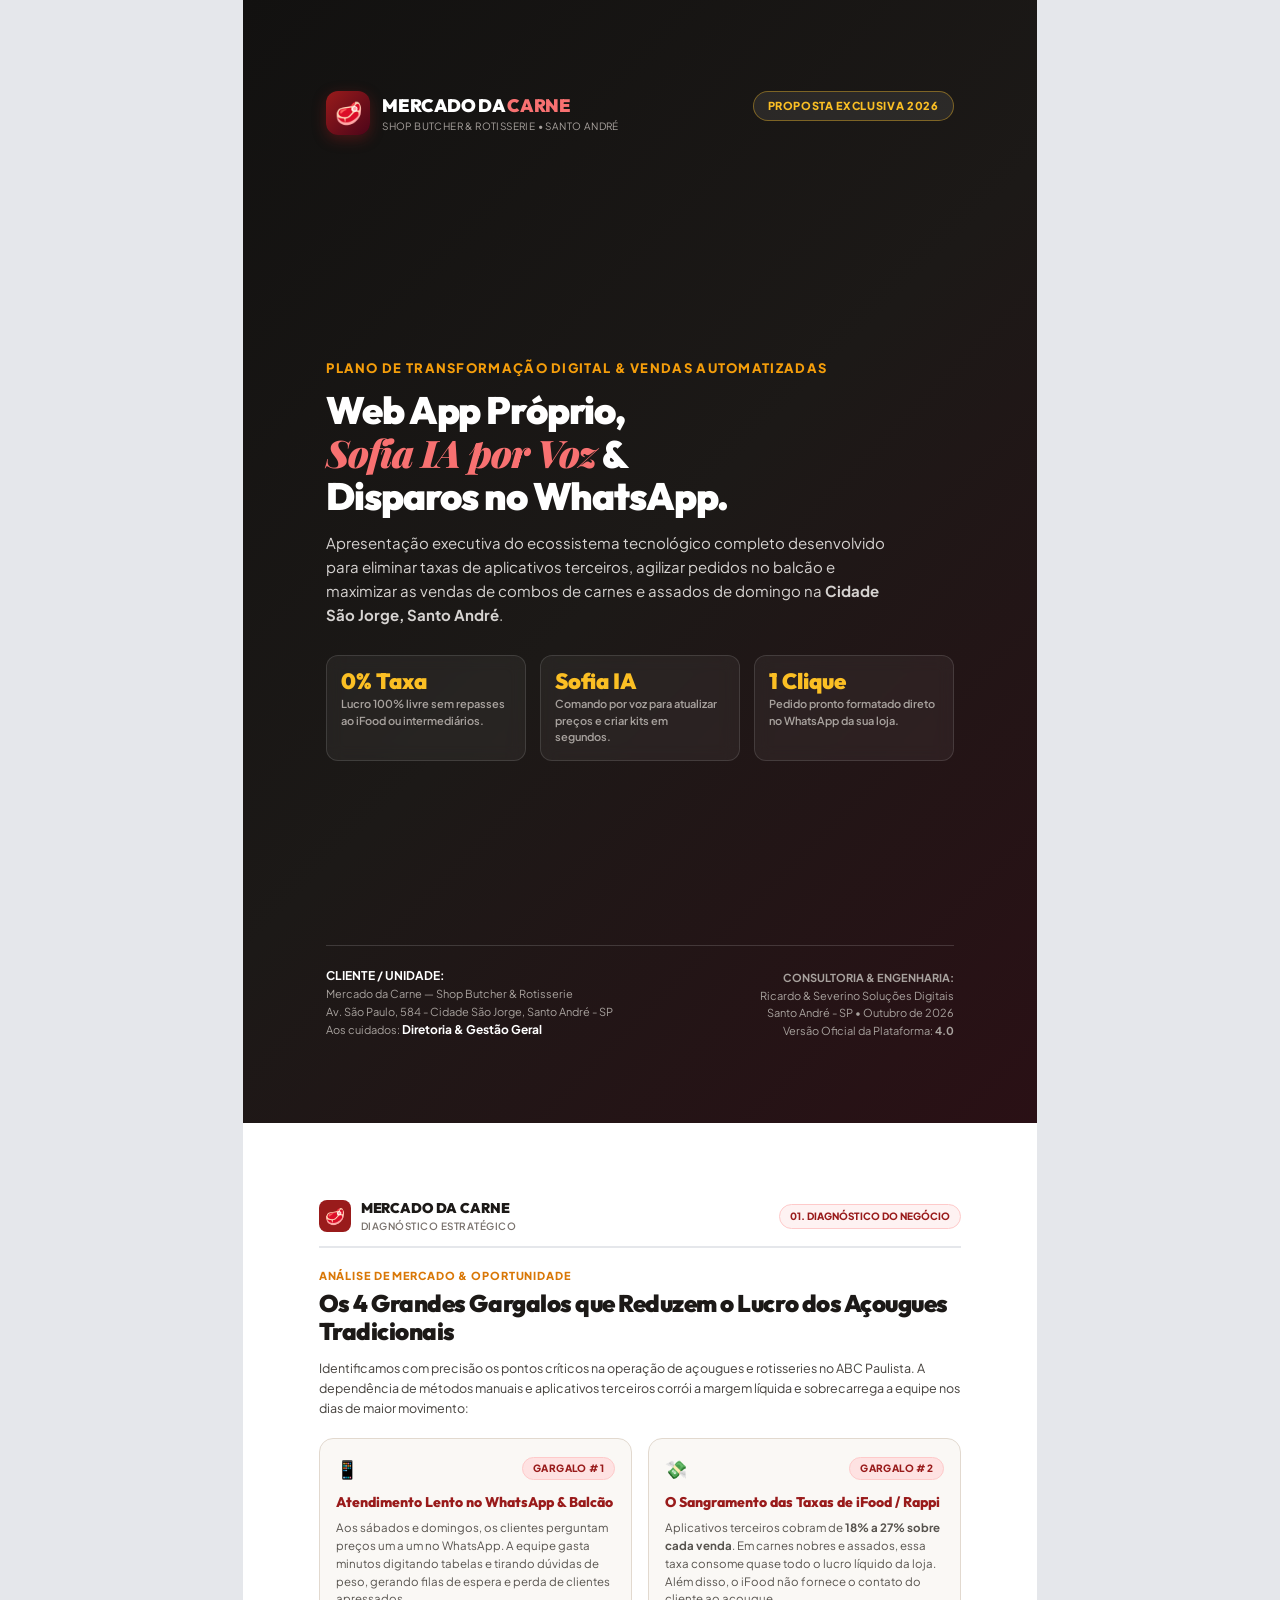
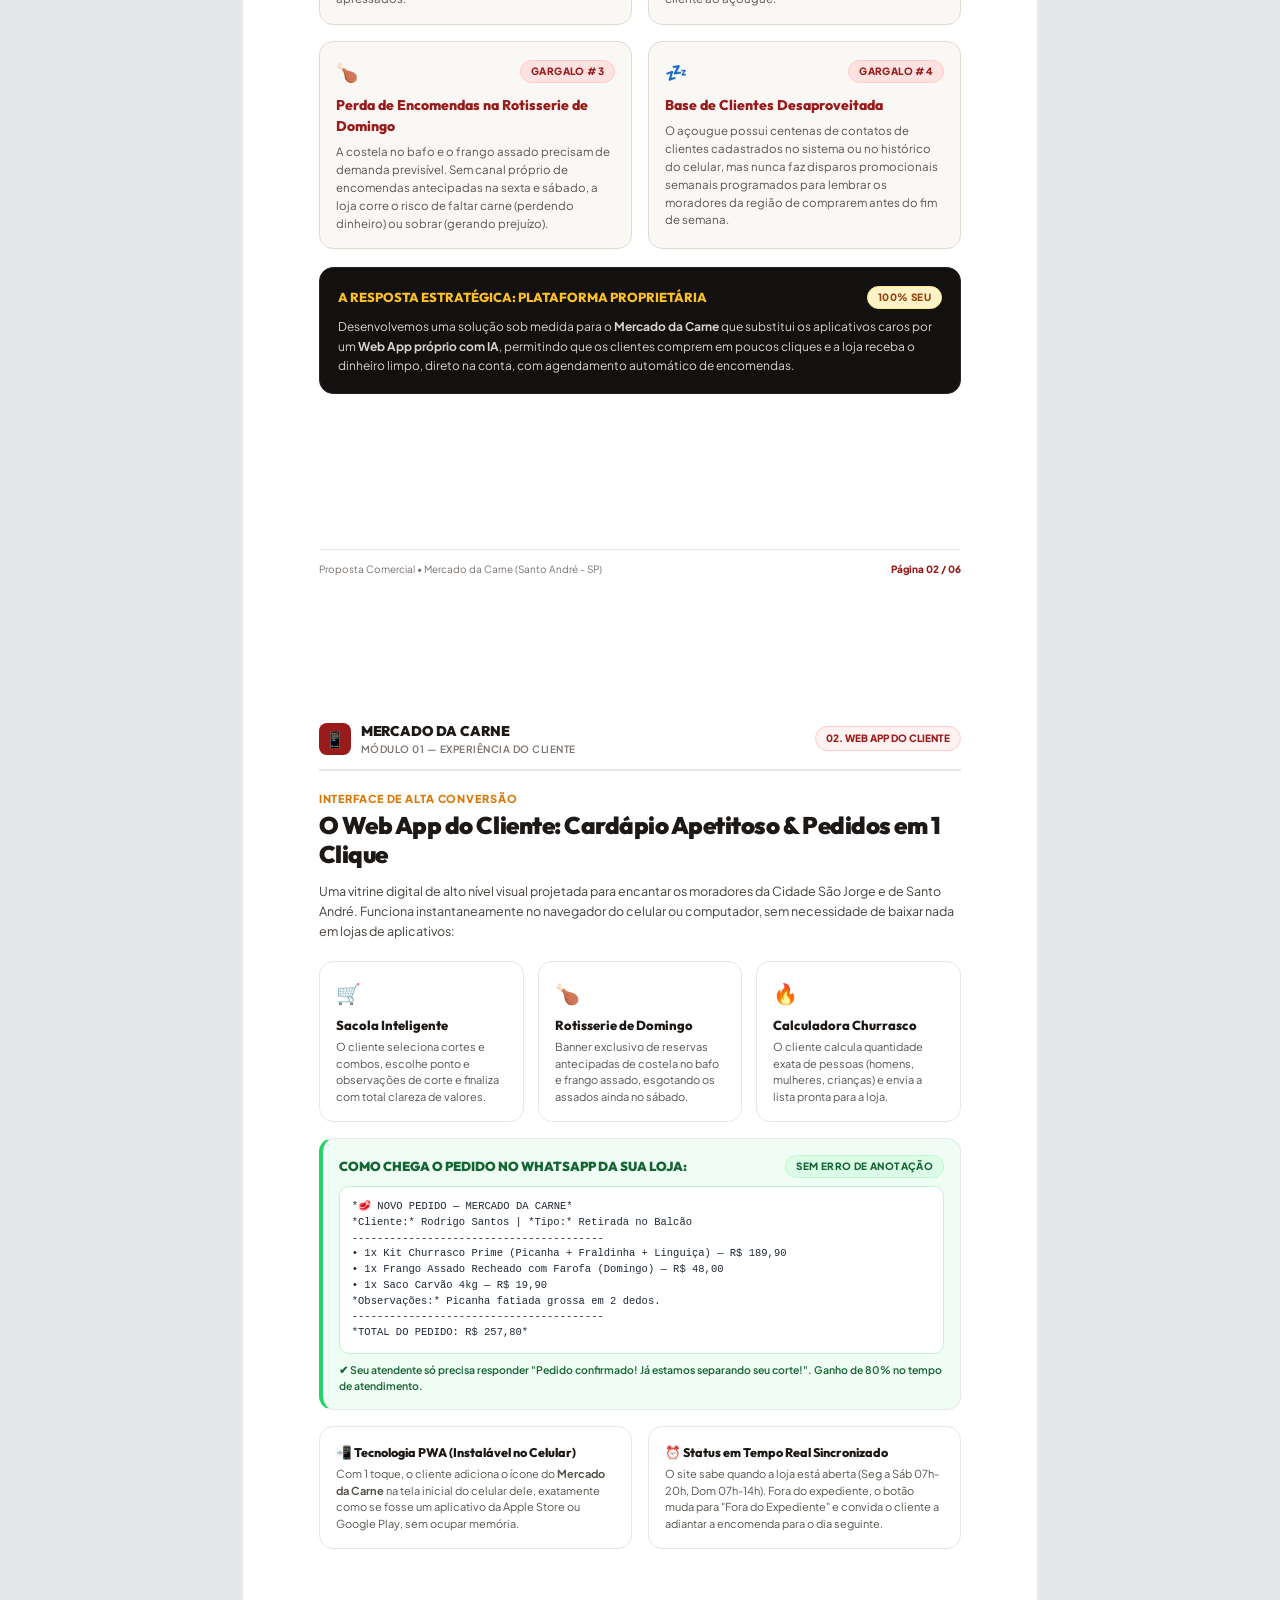
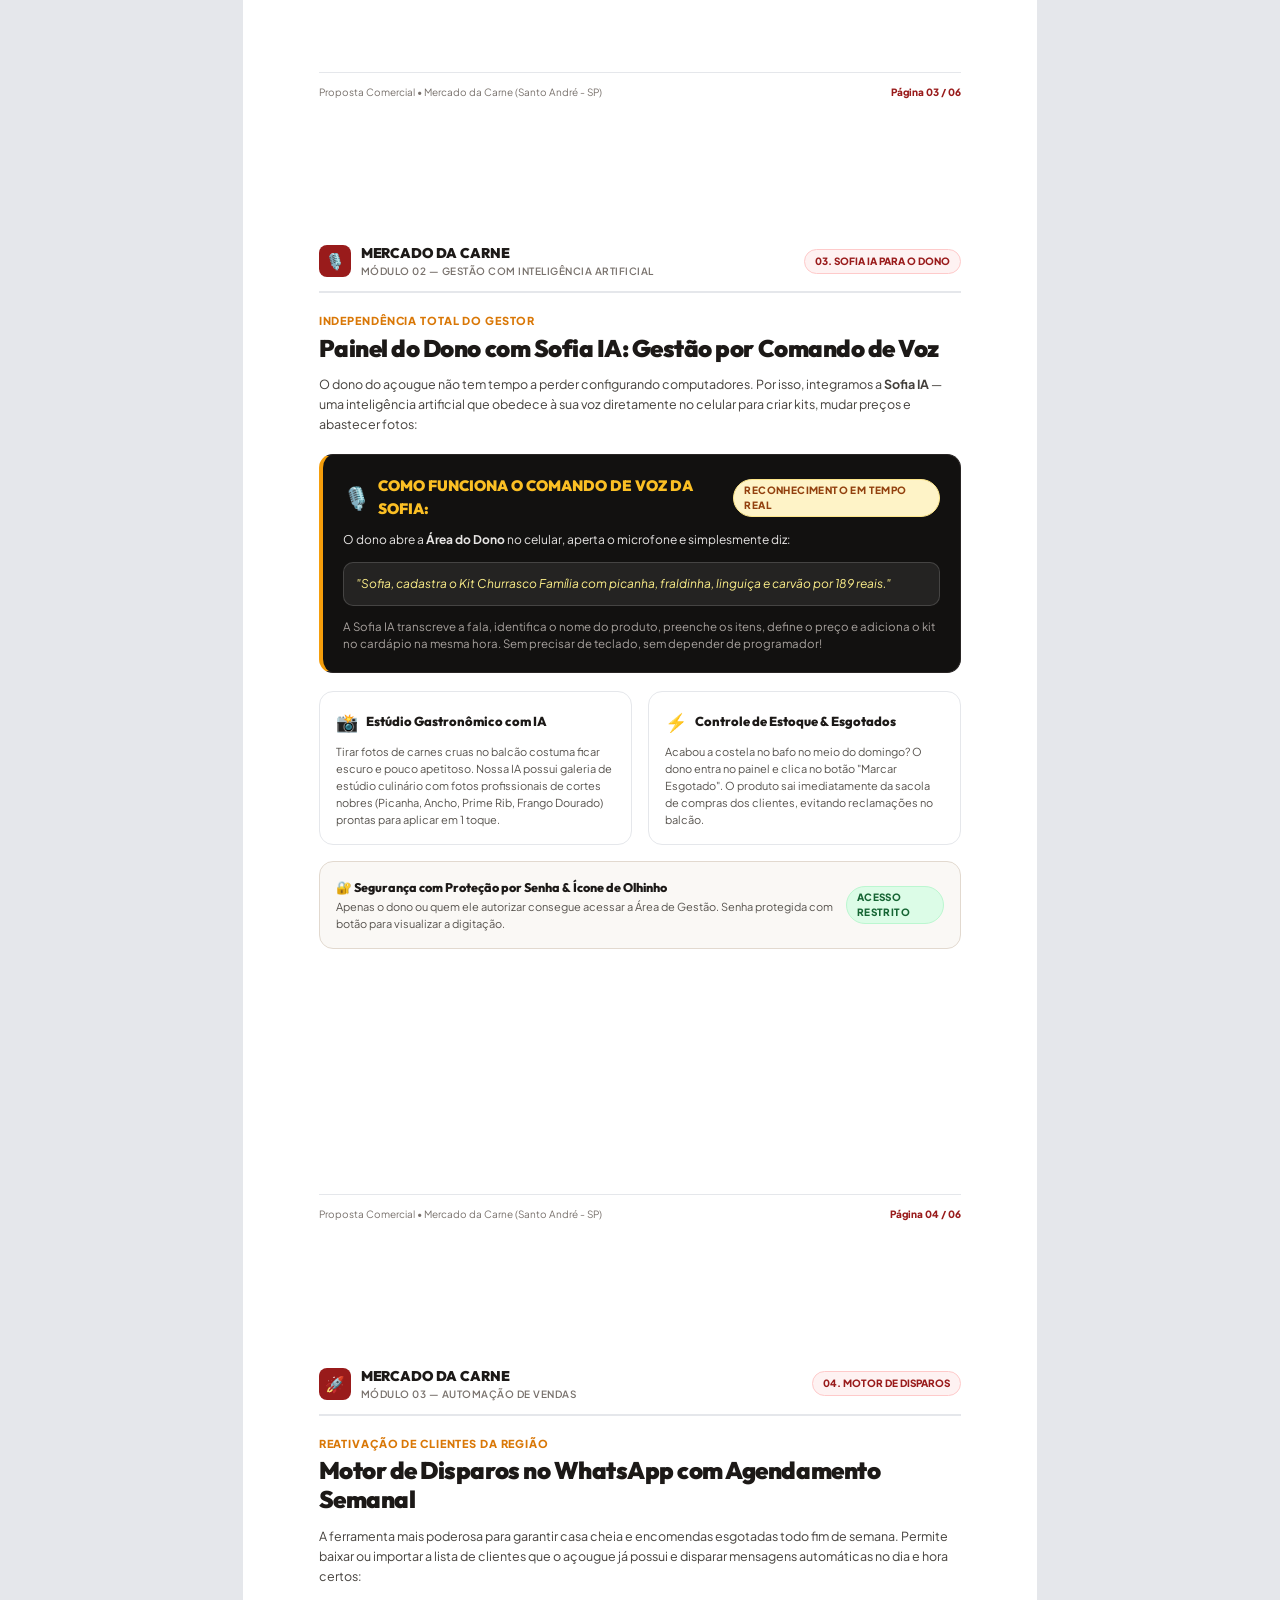
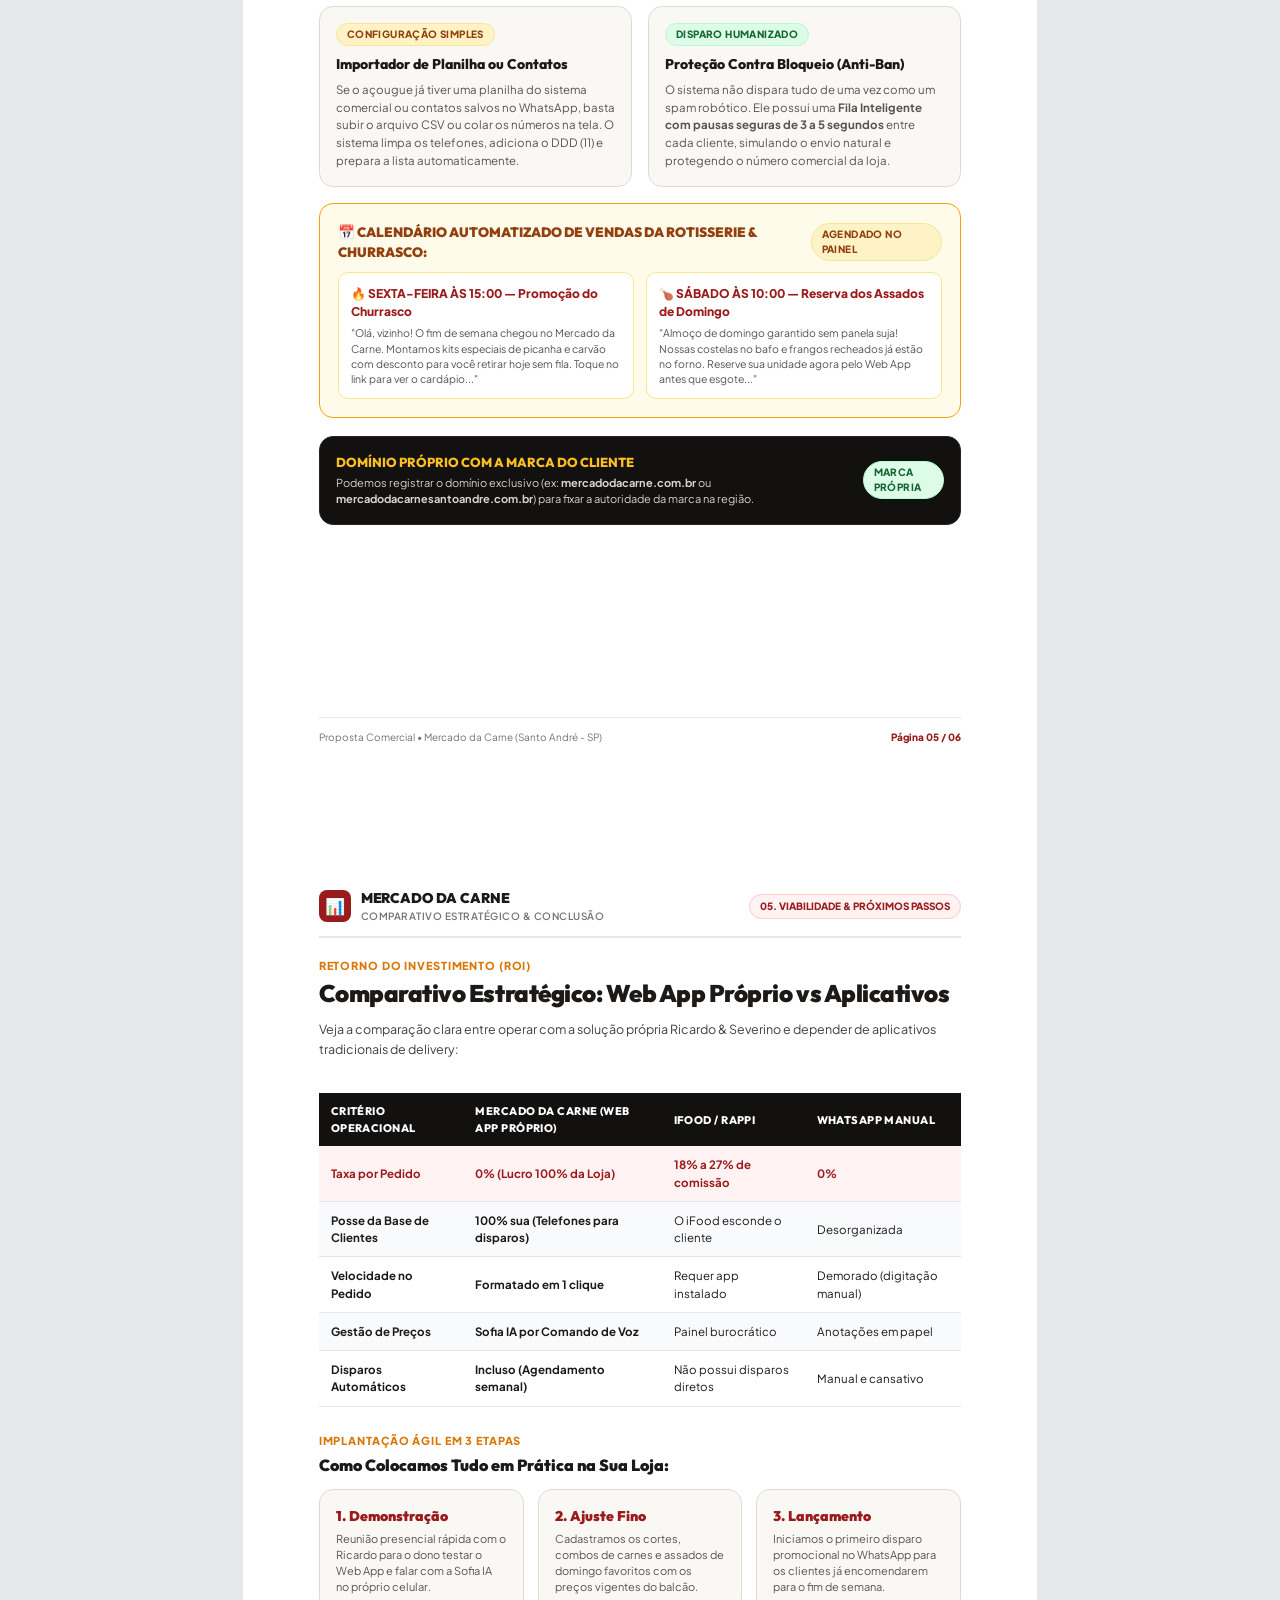
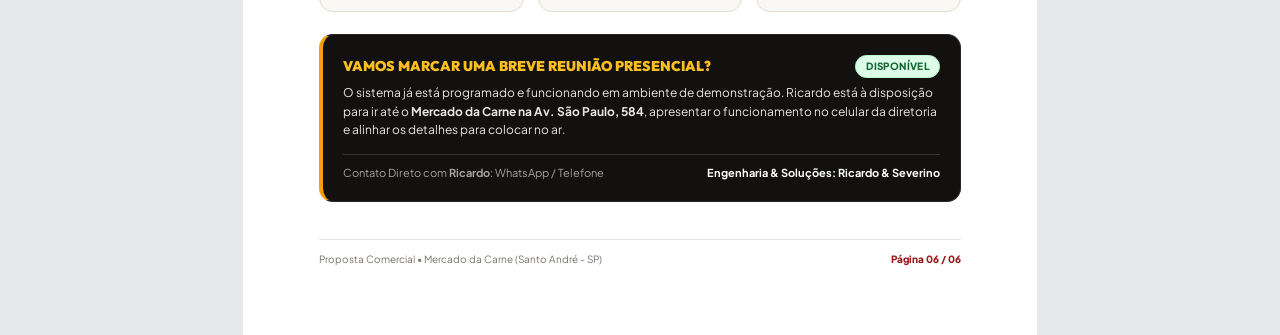
<file: proposta.html>
<!DOCTYPE html>
<html lang="pt-BR">
<head>
  <meta charset="UTF-8">
  <title>Proposta Comercial & Estratégica — Mercado da Carne | Ricardo & Severino</title>
  
  <!-- Tipografia de Alto Padrão -->
  <link rel="preconnect" href="https://fonts.googleapis.com">
  <link rel="preconnect" href="https://fonts.gstatic.com" crossorigin>
  <link href="https://fonts.googleapis.com/css2?family=Outfit:wght@500;600;700;800;900&family=Playfair+Display:ital,wght@0,600;0,700;1,600;1,700&family=Plus+Jakarta+Sans:wght@400;500;600;700;800&display=swap" rel="stylesheet">

  <style>
    /* Configuração de Impressão A4 Exata */
    @page {
      size: A4 portrait;
      margin: 0;
    }

    * {
      box-sizing: border-box;
      margin: 0;
      padding: 0;
      -webkit-print-color-adjust: exact !important;
      print-color-adjust: exact !important;
    }

    body {
      font-family: 'Plus Jakarta Sans', sans-serif;
      background: #E5E7EB;
      color: #1C1917;
      line-height: 1.5;
      font-size: 13px;
    }

    .page {
      width: 210mm;
      height: 297mm;
      max-height: 297mm;
      margin: 0 auto;
      background: #FFFFFF;
      position: relative;
      padding: 20mm 20mm 18mm 20mm;
      page-break-after: always;
      display: flex;
      flex-direction: column;
      justify-content: space-between;
      overflow: hidden;
    }

    /* Cores de Marca */
    :root {
      --wine: #881337;
      --burgundy: #991B1B;
      --burgundy-dark: #6B0E0E;
      --obsidian: #121110;
      --charcoal: #1C1917;
      --amber: #D97706;
      --gold: #F59E0B;
      --gold-light: #FDE68A;
      --emerald: #16A34A;
      --wa-green: #25D366;
      --slate-bg: #F8FAFC;
      --warm-bg: #FAF8F5;
      --border: #E5E7EB;
    }

    /* Utilitários Tipográficos */
    .font-serif { font-family: 'Playfair Display', serif; }
    .font-heading { font-family: 'Outfit', sans-serif; }

    /* Topbar da Página */
    .page-header {
      display: flex;
      justify-content: space-between;
      align-items: center;
      padding-bottom: 12px;
      border-bottom: 2px solid var(--border);
      margin-bottom: 20px;
    }
    .header-logo-group {
      display: flex;
      align-items: center;
      gap: 10px;
    }
    .header-badge {
      width: 32px;
      height: 32px;
      background: var(--burgundy);
      border-radius: 8px;
      display: flex;
      align-items: center;
      justify-content: center;
      color: #fff;
      font-size: 16px;
    }
    .header-title {
      font-family: 'Outfit', sans-serif;
      font-weight: 900;
      font-size: 14px;
      color: var(--charcoal);
      letter-spacing: -0.01em;
    }
    .header-subtitle {
      font-size: 10px;
      color: #78716C;
      font-weight: 600;
      text-transform: uppercase;
      letter-spacing: 0.05em;
    }
    .header-tag {
      font-size: 10px;
      font-weight: 800;
      text-transform: uppercase;
      color: var(--burgundy);
      background: #FEF2F2;
      padding: 4px 10px;
      border-radius: 999px;
      border: 1px solid #FECACA;
    }

    /* Rodapé da Página */
    .page-footer {
      display: flex;
      justify-content: space-between;
      align-items: center;
      padding-top: 12px;
      border-top: 1px solid var(--border);
      font-size: 10px;
      color: #78716C;
      margin-top: auto;
    }
    .footer-highlight {
      font-weight: 800;
      color: var(--burgundy);
    }

    /* Conteúdo Principal */
    .page-content {
      flex-grow: 1;
      display: flex;
      flex-direction: column;
    }

    /* Títulos de Seção */
    .section-eyebrow {
      font-size: 11px;
      font-weight: 800;
      text-transform: uppercase;
      letter-spacing: 0.08em;
      color: var(--amber);
      margin-bottom: 4px;
    }
    .section-main-title {
      font-family: 'Outfit', sans-serif;
      font-size: 24px;
      font-weight: 900;
      color: var(--charcoal);
      line-height: 1.2;
      margin-bottom: 12px;
      letter-spacing: -0.02em;
    }
    .section-desc {
      font-size: 12.5px;
      color: #44403C;
      line-height: 1.6;
      margin-bottom: 20px;
    }

    /* Cards e Grades */
    .grid-2 {
      display: grid;
      grid-template-columns: 1fr 1fr;
      gap: 16px;
    }
    .grid-3 {
      display: grid;
      grid-template-columns: repeat(3, 1fr);
      gap: 14px;
    }
    .grid-4 {
      display: grid;
      grid-template-columns: repeat(4, 1fr);
      gap: 12px;
    }

    .card {
      background: #FFFFFF;
      border: 1px solid var(--border);
      border-radius: 14px;
      padding: 16px;
      position: relative;
    }
    .card-highlight {
      background: var(--warm-bg);
      border-color: #E2D9CF;
    }
    .card-dark {
      background: var(--obsidian);
      color: #FFFFFF;
      border-color: #292524;
    }

    .badge-pill {
      display: inline-flex;
      align-items: center;
      gap: 6px;
      padding: 3px 10px;
      border-radius: 999px;
      font-size: 10px;
      font-weight: 800;
      text-transform: uppercase;
      letter-spacing: 0.04em;
    }
    .badge-amber {
      background: #FEF3C7;
      color: #92400E;
      border: 1px solid #FDE68A;
    }
    .badge-emerald {
      background: #DCFCE7;
      color: #166534;
      border: 1px solid #BBF7D0;
    }
    .badge-wine {
      background: #FEE2E2;
      color: var(--burgundy);
      border: 1px solid #FECACA;
    }

    /* Listas com ícones */
    .feature-list {
      display: flex;
      flex-direction: column;
      gap: 10px;
      margin-top: 10px;
    }
    .feature-item {
      display: flex;
      align-items: flex-start;
      gap: 10px;
      font-size: 12px;
      line-height: 1.5;
    }
    .feature-icon {
      width: 20px;
      height: 20px;
      border-radius: 6px;
      background: #FEF2F2;
      color: var(--burgundy);
      display: flex;
      align-items: center;
      justify-content: center;
      font-size: 11px;
      flex-shrink: 0;
      margin-top: 2px;
      font-weight: 800;
    }

    /* Tabelas Comparativas */
    .compare-table {
      width: 100%;
      border-collapse: collapse;
      margin-top: 14px;
      font-size: 11.5px;
    }
    .compare-table th {
      background: var(--obsidian);
      color: #FFFFFF;
      font-family: 'Outfit', sans-serif;
      font-weight: 800;
      padding: 10px 12px;
      text-align: left;
      font-size: 11px;
      text-transform: uppercase;
      letter-spacing: 0.04em;
    }
    .compare-table td {
      padding: 10px 12px;
      border-bottom: 1px solid var(--border);
    }
    .compare-table tr:nth-child(even) td {
      background: var(--slate-bg);
    }
    .compare-table tr.highlight-row td {
      background: #FEF2F2;
      font-weight: 700;
      color: var(--burgundy);
    }

    /* =========================================================================
       CAPA ESPECÍFICA (PÁGINA 1)
       ========================================================================= */
    .page-cover {
      background: linear-gradient(135deg, #121110 0%, #1C1917 50%, #2A1015 100%);
      color: #FFFFFF;
      padding: 24mm 22mm 22mm 22mm;
      justify-content: space-between;
    }
    .cover-top {
      display: flex;
      justify-content: space-between;
      align-items: flex-start;
    }
    .cover-badge-consultoria {
      background: rgba(255, 255, 255, 0.08);
      border: 1px solid rgba(251, 191, 36, 0.4);
      padding: 6px 14px;
      border-radius: 999px;
      font-size: 11px;
      font-weight: 800;
      color: #FBBF24;
      text-transform: uppercase;
      letter-spacing: 0.06em;
    }
    .cover-main {
      margin-top: 40px;
    }
    .cover-tagline {
      color: #F59E0B;
      font-size: 13px;
      font-weight: 800;
      text-transform: uppercase;
      letter-spacing: 0.1em;
      margin-bottom: 12px;
      display: block;
    }
    .cover-title {
      font-family: 'Outfit', sans-serif;
      font-size: 38px;
      font-weight: 900;
      line-height: 1.1;
      letter-spacing: -0.03em;
      color: #FFFFFF;
      margin-bottom: 14px;
    }
    .cover-title span {
      color: #F87171;
      font-family: 'Playfair Display', serif;
      font-style: italic;
    }
    .cover-desc {
      font-size: 15px;
      color: #D6D3D1;
      line-height: 1.6;
      max-width: 580px;
      margin-bottom: 28px;
    }
    .cover-highlights {
      display: grid;
      grid-template-columns: repeat(3, 1fr);
      gap: 14px;
      margin-top: 24px;
    }
    .cover-box {
      background: rgba(255, 255, 255, 0.05);
      border: 1px solid rgba(255, 255, 255, 0.12);
      border-radius: 12px;
      padding: 14px;
      backdrop-filter: blur(8px);
    }
    .cover-box-number {
      font-family: 'Outfit', sans-serif;
      font-size: 22px;
      font-weight: 900;
      color: #FBBF24;
      line-height: 1;
      margin-bottom: 4px;
    }
    .cover-box-label {
      font-size: 11px;
      color: #A8A29E;
      font-weight: 600;
    }
    .cover-footer {
      display: flex;
      justify-content: space-between;
      align-items: flex-end;
      padding-top: 20px;
      border-top: 1px solid rgba(255, 255, 255, 0.15);
    }
    .client-data-box {
      font-size: 11px;
      color: #A8A29E;
      line-height: 1.6;
    }
    .client-data-box strong {
      color: #FFFFFF;
      font-size: 12px;
    }
  </style>
</head>
<body>

  <!-- =========================================================================
       PÁGINA 1: CAPA EXECUTIVA
       ========================================================================= -->
  <div class="page page-cover">
    <div class="cover-top">
      <div style="display:flex; align-items:center; gap:12px;">
        <div style="width:44px; height:44px; background:linear-gradient(135deg, #991B1B, #4C0519); border-radius:12px; display:flex; align-items:center; justify-content:center; font-size:22px; box-shadow:0 4px 14px rgba(153,27,27,0.4);">
          🥩
        </div>
        <div>
          <div style="font-family:'Outfit', sans-serif; font-size:18px; font-weight:900; letter-spacing:-0.02em;">MERCADO DA <span style="color:#F87171;">CARNE</span></div>
          <div style="font-size:10px; color:#A8A29E; letter-spacing:0.04em;">SHOP BUTCHER & ROTISSERIE • SANTO ANDRÉ</div>
        </div>
      </div>
      <div class="cover-badge-consultoria">
        PROPOSTA EXCLUSIVA 2026
      </div>
    </div>

    <div class="cover-main">
      <span class="cover-tagline">PLANO DE TRANSFORMAÇÃO DIGITAL & VENDAS AUTOMATIZADAS</span>
      <h1 class="cover-title">
        Web App Próprio, <br>
        <span>Sofia IA por Voz</span> & <br>
        Disparos no WhatsApp.
      </h1>
      <p class="cover-desc">
        Apresentação executiva do ecossistema tecnológico completo desenvolvido para eliminar taxas de aplicativos terceiros, agilizar pedidos no balcão e maximizar as vendas de combos de carnes e assados de domingo na <strong>Cidade São Jorge, Santo André</strong>.
      </p>

      <div class="cover-highlights">
        <div class="cover-box">
          <div class="cover-box-number">0% Taxa</div>
          <div class="cover-box-label">Lucro 100% livre sem repasses ao iFood ou intermediários.</div>
        </div>
        <div class="cover-box">
          <div class="cover-box-number">Sofia IA</div>
          <div class="cover-box-label">Comando por voz para atualizar preços e criar kits em segundos.</div>
        </div>
        <div class="cover-box">
          <div class="cover-box-number">1 Clique</div>
          <div class="cover-box-label">Pedido pronto formatado direto no WhatsApp da sua loja.</div>
        </div>
      </div>
    </div>

    <div class="cover-footer">
      <div class="client-data-box">
        <strong>CLIENTE / UNIDADE:</strong><br>
        Mercado da Carne — Shop Butcher & Rotisserie<br>
        Av. São Paulo, 584 - Cidade São Jorge, Santo André - SP<br>
        Aos cuidados: <strong>Diretoria & Gestão Geral</strong>
      </div>
      <div style="text-align:right; font-size:11px; color:#A8A29E; line-height:1.6;">
        <strong>CONSULTORIA & ENGENHARIA:</strong><br>
        Ricardo & Severino Soluções Digitais<br>
        Santo André - SP • Outubro de 2026<br>
        Versão Oficial da Plataforma: <strong>4.0</strong>
      </div>
    </div>
  </div>

  <!-- =========================================================================
       PÁGINA 2: O CENÁRIO ATUAL & OS 4 GRANDES GARGALOS
       ========================================================================= -->
  <div class="page">
    <div class="page-header">
      <div class="header-logo-group">
        <div class="header-badge">🥩</div>
        <div>
          <div class="header-title">MERCADO DA CARNE</div>
          <div class="header-subtitle">Diagnóstico Estratégico</div>
        </div>
      </div>
      <span class="header-tag">01. Diagnóstico do Negócio</span>
    </div>

    <div class="page-content">
      <div class="section-eyebrow">ANÁLISE DE MERCADO & OPORTUNIDADE</div>
      <h2 class="section-main-title">Os 4 Grandes Gargalos que Reduzem o Lucro dos Açougues Tradicionais</h2>
      <p class="section-desc">
        Identificamos com precisão os pontos críticos na operação de açougues e rotisseries no ABC Paulista. A dependência de métodos manuais e aplicativos terceiros corrói a margem líquida e sobrecarrega a equipe nos dias de maior movimento:
      </p>

      <div class="grid-2" style="margin-bottom:18px;">
        <div class="card card-highlight">
          <div style="display:flex; justify-content:space-between; align-items:center; margin-bottom:10px;">
            <span style="font-size:18px;">📱</span>
            <span class="badge-pill badge-wine">Gargalo #1</span>
          </div>
          <h3 style="font-family:'Outfit', sans-serif; font-size:14px; font-weight:800; color:var(--burgundy); margin-bottom:6px;">
            Atendimento Lento no WhatsApp & Balcão
          </h3>
          <p style="font-size:11.5px; color:#57534E; line-height:1.55;">
            Aos sábados e domingos, os clientes perguntam preços um a um no WhatsApp. A equipe gasta minutos digitando tabelas e tirando dúvidas de peso, gerando filas de espera e perda de clientes apressados.
          </p>
        </div>

        <div class="card card-highlight">
          <div style="display:flex; justify-content:space-between; align-items:center; margin-bottom:10px;">
            <span style="font-size:18px;">💸</span>
            <span class="badge-pill badge-wine">Gargalo #2</span>
          </div>
          <h3 style="font-family:'Outfit', sans-serif; font-size:14px; font-weight:800; color:var(--burgundy); margin-bottom:6px;">
            O Sangramento das Taxas de iFood / Rappi
          </h3>
          <p style="font-size:11.5px; color:#57534E; line-height:1.55;">
            Aplicativos terceiros cobram de <strong>18% a 27% sobre cada venda</strong>. Em carnes nobres e assados, essa taxa consome quase todo o lucro líquido da loja. Além disso, o iFood não fornece o contato do cliente ao açougue.
          </p>
        </div>

        <div class="card card-highlight">
          <div style="display:flex; justify-content:space-between; align-items:center; margin-bottom:10px;">
            <span style="font-size:18px;">🍗</span>
            <span class="badge-pill badge-wine">Gargalo #3</span>
          </div>
          <h3 style="font-family:'Outfit', sans-serif; font-size:14px; font-weight:800; color:var(--burgundy); margin-bottom:6px;">
            Perda de Encomendas na Rotisserie de Domingo
          </h3>
          <p style="font-size:11.5px; color:#57534E; line-height:1.55;">
            A costela no bafo e o frango assado precisam de demanda previsível. Sem canal próprio de encomendas antecipadas na sexta e sábado, a loja corre o risco de faltar carne (perdendo dinheiro) ou sobrar (gerando prejuízo).
          </p>
        </div>

        <div class="card card-highlight">
          <div style="display:flex; justify-content:space-between; align-items:center; margin-bottom:10px;">
            <span style="font-size:18px;">💤</span>
            <span class="badge-pill badge-wine">Gargalo #4</span>
          </div>
          <h3 style="font-family:'Outfit', sans-serif; font-size:14px; font-weight:800; color:var(--burgundy); margin-bottom:6px;">
            Base de Clientes Desaproveitada
          </h3>
          <p style="font-size:11.5px; color:#57534E; line-height:1.55;">
            O açougue possui centenas de contatos de clientes cadastrados no sistema ou no histórico do celular, mas nunca faz disparos promocionais semanais programados para lembrar os moradores da região de comprarem antes do fim de semana.
          </p>
        </div>
      </div>

      <!-- Caixa de Conclusão Executiva -->
      <div class="card card-dark" style="padding:18px;">
        <div style="display:flex; justify-content:space-between; align-items:center; margin-bottom:8px;">
          <span style="font-family:'Outfit', sans-serif; font-weight:800; font-size:13px; color:#FBBF24;">A RESPOSTA ESTRATÉGICA: PLATAFORMA PROPRIETÁRIA</span>
          <span class="badge-pill badge-amber">100% SEU</span>
        </div>
        <p style="font-size:12px; color:#D6D3D1; line-height:1.6;">
          Desenvolvemos uma solução sob medida para o <strong>Mercado da Carne</strong> que substitui os aplicativos caros por um <strong>Web App próprio com IA</strong>, permitindo que os clientes comprem em poucos cliques e a loja receba o dinheiro limpo, direto na conta, com agendamento automático de encomendas.
        </p>
      </div>
    </div>

    <div class="page-footer">
      <div>Proposta Comercial • Mercado da Carne (Santo André - SP)</div>
      <div class="footer-highlight">Página 02 / 06</div>
    </div>
  </div>

  <!-- =========================================================================
       PÁGINA 3: MÓDULO 1 — O WEB APP DOS CLIENTES
       ========================================================================= -->
  <div class="page">
    <div class="page-header">
      <div class="header-logo-group">
        <div class="header-badge">📱</div>
        <div>
          <div class="header-title">MERCADO DA CARNE</div>
          <div class="header-subtitle">Módulo 01 — Experiência do Cliente</div>
        </div>
      </div>
      <span class="header-tag">02. Web App do Cliente</span>
    </div>

    <div class="page-content">
      <div class="section-eyebrow">INTERFACE DE ALTA CONVERSÃO</div>
      <h2 class="section-main-title">O Web App do Cliente: Cardápio Apetitoso & Pedidos em 1 Clique</h2>
      <p class="section-desc">
        Uma vitrine digital de alto nível visual projetada para encantar os moradores da Cidade São Jorge e de Santo André. Funciona instantaneamente no navegador do celular ou computador, sem necessidade de baixar nada em lojas de aplicativos:
      </p>

      <div class="grid-3" style="margin-bottom:16px;">
        <div class="card">
          <div style="font-size:20px; margin-bottom:8px;">🛒</div>
          <h4 style="font-family:'Outfit', sans-serif; font-size:13px; font-weight:800; margin-bottom:4px;">Sacola Inteligente</h4>
          <p style="font-size:11px; color:#57534E; line-height:1.5;">O cliente seleciona cortes e combos, escolhe ponto e observações de corte e finaliza com total clareza de valores.</p>
        </div>

        <div class="card">
          <div style="font-size:20px; margin-bottom:8px;">🍗</div>
          <h4 style="font-family:'Outfit', sans-serif; font-size:13px; font-weight:800; margin-bottom:4px;">Rotisserie de Domingo</h4>
          <p style="font-size:11px; color:#57534E; line-height:1.5;">Banner exclusivo de reservas antecipadas de costela no bafo e frango assado, esgotando os assados ainda no sábado.</p>
        </div>

        <div class="card">
          <div style="font-size:20px; margin-bottom:8px;">🔥</div>
          <h4 style="font-family:'Outfit', sans-serif; font-size:13px; font-weight:800; margin-bottom:4px;">Calculadora Churrasco</h4>
          <p style="font-size:11px; color:#57534E; line-height:1.5;">O cliente calcula quantidade exata de pessoas (homens, mulheres, crianças) e envia a lista pronta para a loja.</p>
        </div>
      </div>

      <!-- Destaque: Fluxo de Pedido no WhatsApp -->
      <div class="card" style="border-left: 4px solid var(--wa-green); background: #F0FDF4; margin-bottom:16px; padding:16px;">
        <div style="display:flex; justify-content:space-between; align-items:center; margin-bottom:8px;">
          <h4 style="font-family:'Outfit', sans-serif; font-size:13px; font-weight:900; color:#166534;">
            COMO CHEGA O PEDIDO NO WHATSAPP DA SUA LOJA:
          </h4>
          <span class="badge-pill badge-emerald">SEM ERRO DE ANOTAÇÃO</span>
        </div>
        <div style="background:#FFFFFF; border:1px solid #BBF7D0; border-radius:10px; padding:12px; font-family:monospace; font-size:10.5px; color:#1F2937; line-height:1.5;">
          *🥩 NOVO PEDIDO — MERCADO DA CARNE*<br>
          *Cliente:* Rodrigo Santos | *Tipo:* Retirada no Balcão<br>
          ----------------------------------------<br>
          • 1x Kit Churrasco Prime (Picanha + Fraldinha + Linguiça) — R$ 189,90<br>
          • 1x Frango Assado Recheado com Farofa (Domingo) — R$ 48,00<br>
          • 1x Saco Carvão 4kg — R$ 19,90<br>
          *Observações:* Picanha fatiada grossa em 2 dedos.<br>
          ----------------------------------------<br>
          *TOTAL DO PEDIDO: R$ 257,80*
        </div>
        <p style="font-size:10.5px; color:#166534; margin-top:8px; font-weight:600;">
          ✔ Seu atendente só precisa responder "Pedido confirmado! Já estamos separando seu corte!". Ganho de 80% no tempo de atendimento.
        </p>
      </div>

      <!-- PWA e Atendimento em Tempo Real -->
      <div class="grid-2">
        <div class="card">
          <h4 style="font-family:'Outfit', sans-serif; font-size:12.5px; font-weight:800; color:var(--charcoal); margin-bottom:4px;">
            📲 Tecnologia PWA (Instalável no Celular)
          </h4>
          <p style="font-size:11px; color:#57534E; line-height:1.5;">
            Com 1 toque, o cliente adiciona o ícone do <strong>Mercado da Carne</strong> na tela inicial do celular dele, exatamente como se fosse um aplicativo da Apple Store ou Google Play, sem ocupar memória.
          </p>
        </div>
        <div class="card">
          <h4 style="font-family:'Outfit', sans-serif; font-size:12.5px; font-weight:800; color:var(--charcoal); margin-bottom:4px;">
            ⏰ Status em Tempo Real Sincronizado
          </h4>
          <p style="font-size:11px; color:#57534E; line-height:1.5;">
            O site sabe quando a loja está aberta (Seg a Sáb 07h-20h, Dom 07h-14h). Fora do expediente, o botão muda para "Fora do Expediente" e convida o cliente a adiantar a encomenda para o dia seguinte.
          </p>
        </div>
      </div>
    </div>

    <div class="page-footer">
      <div>Proposta Comercial • Mercado da Carne (Santo André - SP)</div>
      <div class="footer-highlight">Página 03 / 06</div>
    </div>
  </div>

  <!-- =========================================================================
       PÁGINA 4: MÓDULO 2 — O PAINEL DO DONO COM SOFIA IA
       ========================================================================= -->
  <div class="page">
    <div class="page-header">
      <div class="header-logo-group">
        <div class="header-badge">🎙️</div>
        <div>
          <div class="header-title">MERCADO DA CARNE</div>
          <div class="header-subtitle">Módulo 02 — Gestão com Inteligência Artificial</div>
        </div>
      </div>
      <span class="header-tag">03. Sofia IA para o Dono</span>
    </div>

    <div class="page-content">
      <div class="section-eyebrow">INDEPENDÊNCIA TOTAL DO GESTOR</div>
      <h2 class="section-main-title">Painel do Dono com Sofia IA: Gestão por Comando de Voz</h2>
      <p class="section-desc">
        O dono do açougue não tem tempo a perder configurando computadores. Por isso, integramos a <strong>Sofia IA</strong> — uma inteligência artificial que obedece à sua voz diretamente no celular para criar kits, mudar preços e abastecer fotos:
      </p>

      <div class="card card-dark" style="margin-bottom:18px; padding:20px; border-left:4px solid #F59E0B;">
        <div style="display:flex; justify-content:space-between; align-items:center; margin-bottom:10px;">
          <div style="display:flex; align-items:center; gap:8px;">
            <span style="font-size:22px;">🎙️</span>
            <span style="font-family:'Outfit', sans-serif; font-size:15px; font-weight:900; color:#FBBF24;">COMO FUNCIONA O COMANDO DE VOZ DA SOFIA:</span>
          </div>
          <span class="badge-pill badge-amber">RECONHECIMENTO EM TEMPO REAL</span>
        </div>
        <p style="font-size:12px; color:#E7E5E4; line-height:1.6; margin-bottom:12px;">
          O dono abre a <strong>Área do Dono</strong> no celular, aperta o microfone e simplesmente diz:
        </p>
        <div style="background:rgba(255,255,255,0.08); border:1px solid rgba(255,255,255,0.15); border-radius:10px; padding:12px; font-style:italic; font-size:12px; color:#FEF08A; margin-bottom:12px;">
          "Sofia, cadastra o Kit Churrasco Família com picanha, fraldinha, linguiça e carvão por 189 reais."
        </div>
        <p style="font-size:11.5px; color:#A8A29E; line-height:1.5;">
          A Sofia IA transcreve a fala, identifica o nome do produto, preenche os itens, define o preço e adiciona o kit no cardápio na mesma hora. Sem precisar de teclado, sem depender de programador!
        </p>
      </div>

      <div class="grid-2" style="margin-bottom:16px;">
        <div class="card">
          <div style="display:flex; align-items:center; gap:8px; margin-bottom:8px;">
            <span style="font-size:18px;">📸</span>
            <h4 style="font-family:'Outfit', sans-serif; font-size:13px; font-weight:800;">Estúdio Gastronômico com IA</h4>
          </div>
          <p style="font-size:11px; color:#57534E; line-height:1.55;">
            Tirar fotos de carnes cruas no balcão costuma ficar escuro e pouco apetitoso. Nossa IA possui galeria de estúdio culinário com fotos profissionais de cortes nobres (Picanha, Ancho, Prime Rib, Frango Dourado) prontas para aplicar em 1 toque.
          </p>
        </div>

        <div class="card">
          <div style="display:flex; align-items:center; gap:8px; margin-bottom:8px;">
            <span style="font-size:18px;">⚡</span>
            <h4 style="font-family:'Outfit', sans-serif; font-size:13px; font-weight:800;">Controle de Estoque & Esgotados</h4>
          </div>
          <p style="font-size:11px; color:#57534E; line-height:1.55;">
            Acabou a costela no bafo no meio do domingo? O dono entra no painel e clica no botão "Marcar Esgotado". O produto sai imediatamente da sacola de compras dos clientes, evitando reclamações no balcão.
          </p>
        </div>
      </div>

      <div class="card card-highlight">
        <div style="display:flex; align-items:center; justify-content:space-between;">
          <div>
            <h4 style="font-family:'Outfit', sans-serif; font-size:12.5px; font-weight:800; color:var(--charcoal);">
              🔐 Segurança com Proteção por Senha & Ícone de Olhinho
            </h4>
            <p style="font-size:11px; color:#57534E; margin-top:2px;">
              Apenas o dono ou quem ele autorizar consegue acessar a Área de Gestão. Senha protegida com botão para visualizar a digitação.
            </p>
          </div>
          <span class="badge-pill badge-emerald">ACESSO RESTRITO</span>
        </div>
      </div>
    </div>

    <div class="page-footer">
      <div>Proposta Comercial • Mercado da Carne (Santo André - SP)</div>
      <div class="footer-highlight">Página 04 / 06</div>
    </div>
  </div>

  <!-- =========================================================================
       PÁGINA 5: MÓDULO 3 — DISPAROS EM MASSA PROGRAMADOS
       ========================================================================= -->
  <div class="page">
    <div class="page-header">
      <div class="header-logo-group">
        <div class="header-badge">🚀</div>
        <div>
          <div class="header-title">MERCADO DA CARNE</div>
          <div class="header-subtitle">Módulo 03 — Automação de Vendas</div>
        </div>
      </div>
      <span class="header-tag">04. Motor de Disparos</span>
    </div>

    <div class="page-content">
      <div class="section-eyebrow">REATIVAÇÃO DE CLIENTES DA REGIÃO</div>
      <h2 class="section-main-title">Motor de Disparos no WhatsApp com Agendamento Semanal</h2>
      <p class="section-desc">
        A ferramenta mais poderosa para garantir casa cheia e encomendas esgotadas todo fim de semana. Permite baixar ou importar a lista de clientes que o açougue já possui e disparar mensagens automáticas no dia e hora certos:
      </p>

      <div class="grid-2" style="margin-bottom:16px;">
        <div class="card card-highlight">
          <span class="badge-pill badge-amber" style="margin-bottom:8px;">CONFIGURAÇÃO SIMPLES</span>
          <h3 style="font-family:'Outfit', sans-serif; font-size:14px; font-weight:800; color:var(--charcoal); margin-bottom:6px;">
            Importador de Planilha ou Contatos
          </h3>
          <p style="font-size:11.5px; color:#57534E; line-height:1.55;">
            Se o açougue já tiver uma planilha do sistema comercial ou contatos salvos no WhatsApp, basta subir o arquivo CSV ou colar os números na tela. O sistema limpa os telefones, adiciona o DDD (11) e prepara a lista automaticamente.
          </p>
        </div>

        <div class="card card-highlight">
          <span class="badge-pill badge-emerald" style="margin-bottom:8px;">DISPARO HUMANIZADO</span>
          <h3 style="font-family:'Outfit', sans-serif; font-size:14px; font-weight:800; color:var(--charcoal); margin-bottom:6px;">
            Proteção Contra Bloqueio (Anti-Ban)
          </h3>
          <p style="font-size:11.5px; color:#57534E; line-height:1.55;">
            O sistema não dispara tudo de uma vez como um spam robótico. Ele possui uma <strong>Fila Inteligente com pausas seguras de 3 a 5 segundos</strong> entre cada cliente, simulando o envio natural e protegendo o número comercial da loja.
          </p>
        </div>
      </div>

      <!-- Estratégia de Programação por Dia e Hora -->
      <div class="card" style="border: 1px solid #F59E0B; background: #FFFBEB; margin-bottom:18px; padding:18px;">
        <div style="display:flex; justify-content:space-between; align-items:center; margin-bottom:10px;">
          <h4 style="font-family:'Outfit', sans-serif; font-size:13.5px; font-weight:900; color:#92400E;">
            📅 CALENDÁRIO AUTOMATIZADO DE VENDAS DA ROTISSERIE & CHURRASCO:
          </h4>
          <span class="badge-pill badge-amber">AGENDADO NO PAINEL</span>
        </div>

        <div class="grid-2" style="gap:12px;">
          <div style="background:#FFFFFF; border:1px solid #FDE68A; border-radius:10px; padding:12px;">
            <div style="font-weight:800; font-size:12px; color:var(--burgundy); margin-bottom:4px;">
              🔥 SEXTA-FEIRA ÀS 15:00 — Promoção do Churrasco
            </div>
            <p style="font-size:10.5px; color:#57534E; line-height:1.45;">
              "Olá, vizinho! O fim de semana chegou no Mercado da Carne. Montamos kits especiais de picanha e carvão com desconto para você retirar hoje sem fila. Toque no link para ver o cardápio..."
            </p>
          </div>

          <div style="background:#FFFFFF; border:1px solid #FDE68A; border-radius:10px; padding:12px;">
            <div style="font-weight:800; font-size:12px; color:var(--burgundy); margin-bottom:4px;">
              🍗 SÁBADO ÀS 10:00 — Reserva dos Assados de Domingo
            </div>
            <p style="font-size:10.5px; color:#57534E; line-height:1.45;">
              "Almoço de domingo garantido sem panela suja! Nossas costelas no bafo e frangos recheados já estão no forno. Reserve sua unidade agora pelo Web App antes que esgote..."
            </p>
          </div>
        </div>
      </div>

      <div class="card card-dark" style="padding:16px;">
        <div style="display:flex; justify-content:space-between; align-items:center;">
          <div>
            <div style="font-family:'Outfit', sans-serif; font-weight:800; font-size:13px; color:#FBBF24;">
              DOMÍNIO PRÓPRIO COM A MARCA DO CLIENTE
            </div>
            <div style="font-size:11px; color:#D6D3D1; margin-top:2px;">
              Podemos registrar o domínio exclusivo (ex: <strong>mercadodacarne.com.br</strong> ou <strong>mercadodacarnesantoandre.com.br</strong>) para fixar a autoridade da marca na região.
            </div>
          </div>
          <span class="badge-pill badge-emerald">MARCA PRÓPRIA</span>
        </div>
      </div>
    </div>

    <div class="page-footer">
      <div>Proposta Comercial • Mercado da Carne (Santo André - SP)</div>
      <div class="footer-highlight">Página 05 / 06</div>
    </div>
  </div>

  <!-- =========================================================================
       PÁGINA 6: COMPARATIVO COMERCIAL, RETORNO & PRÓXIMOS PASSOS
       ========================================================================= -->
  <div class="page">
    <div class="page-header">
      <div class="header-logo-group">
        <div class="header-badge">📊</div>
        <div>
          <div class="header-title">MERCADO DA CARNE</div>
          <div class="header-subtitle">Comparativo Estratégico & Conclusão</div>
        </div>
      </div>
      <span class="header-tag">05. Viabilidade & Próximos Passos</span>
    </div>

    <div class="page-content">
      <div class="section-eyebrow">RETORNO DO INVESTIMENTO (ROI)</div>
      <h2 class="section-main-title">Comparativo Estratégico: Web App Próprio vs Aplicativos</h2>
      <p class="section-desc">
        Veja a comparação clara entre operar com a solução própria Ricardo & Severino e depender de aplicativos tradicionais de delivery:
      </p>

      <table class="compare-table" style="margin-bottom:20px;">
        <thead>
          <tr>
            <th>Critério Operacional</th>
            <th>Mercado da Carne (Web App Próprio)</th>
            <th>iFood / Rappi</th>
            <th>WhatsApp Manual</th>
          </tr>
        </thead>
        <tbody>
          <tr class="highlight-row">
            <td><strong>Taxa por Pedido</strong></td>
            <td><strong>0% (Lucro 100% da Loja)</strong></td>
            <td>18% a 27% de comissão</td>
            <td>0%</td>
          </tr>
          <tr>
            <td><strong>Posse da Base de Clientes</strong></td>
            <td><strong>100% sua (Telefones para disparos)</strong></td>
            <td>O iFood esconde o cliente</td>
            <td>Desorganizada</td>
          </tr>
          <tr>
            <td><strong>Velocidade no Pedido</strong></td>
            <td><strong>Formatado em 1 clique</strong></td>
            <td>Requer app instalado</td>
            <td>Demorado (digitação manual)</td>
          </tr>
          <tr>
            <td><strong>Gestão de Preços</strong></td>
            <td><strong>Sofia IA por Comando de Voz</strong></td>
            <td>Painel burocrático</td>
            <td>Anotações em papel</td>
          </tr>
          <tr>
            <td><strong>Disparos Automáticos</strong></td>
            <td><strong>Incluso (Agendamento semanal)</strong></td>
            <td>Não possui disparos diretos</td>
            <td>Manual e cansativo</td>
          </tr>
        </tbody>
      </table>

      <!-- Próximos Passos / Cronograma de Entrega -->
      <div class="section-eyebrow" style="margin-top:6px;">IMPLANTAÇÃO ÁGIL EM 3 ETAPAS</div>
      <h3 style="font-family:'Outfit', sans-serif; font-size:16px; font-weight:900; margin-bottom:12px; color:var(--charcoal);">
        Como Colocamos Tudo em Prática na Sua Loja:
      </h3>

      <div class="grid-3" style="margin-bottom:22px;">
        <div class="card card-highlight">
          <div style="font-family:'Outfit', sans-serif; font-size:14px; font-weight:900; color:var(--burgundy); margin-bottom:4px;">1. Demonstração</div>
          <p style="font-size:11px; color:#57534E; line-height:1.45;">Reunião presencial rápida com o Ricardo para o dono testar o Web App e falar com a Sofia IA no próprio celular.</p>
        </div>
        <div class="card card-highlight">
          <div style="font-family:'Outfit', sans-serif; font-size:14px; font-weight:900; color:var(--burgundy); margin-bottom:4px;">2. Ajuste Fino</div>
          <p style="font-size:11px; color:#57534E; line-height:1.45;">Cadastramos os cortes, combos de carnes e assados de domingo favoritos com os preços vigentes do balcão.</p>
        </div>
        <div class="card card-highlight">
          <div style="font-family:'Outfit', sans-serif; font-size:14px; font-weight:900; color:var(--burgundy); margin-bottom:4px;">3. Lançamento</div>
          <p style="font-size:11px; color:#57534E; line-height:1.45;">Iniciamos o primeiro disparo promocional no WhatsApp para os clientes já encomendarem para o fim de semana.</p>
        </div>
      </div>

      <!-- Convite Executivo para Reunião Presencial -->
      <div class="card card-dark" style="padding:20px; border-left:4px solid var(--gold);">
        <div style="display:flex; justify-content:space-between; align-items:center; margin-bottom:6px;">
          <h4 style="font-family:'Outfit', sans-serif; font-size:14px; font-weight:900; color:#FBBF24;">
            VAMOS MARCAR UMA BREVE REUNIÃO PRESENCIAL?
          </h4>
          <span class="badge-pill badge-emerald">DISPONÍVEL</span>
        </div>
        <p style="font-size:12px; color:#E7E5E4; line-height:1.55;">
          O sistema já está programado e funcionando em ambiente de demonstração. Ricardo está à disposição para ir até o <strong>Mercado da Carne na Av. São Paulo, 584</strong>, apresentar o funcionamento no celular da diretoria e alinhar os detalhes para colocar no ar.
        </p>
        <div style="margin-top:14px; display:flex; justify-content:space-between; align-items:center; border-top:1px solid rgba(255,255,255,0.15); padding-top:10px; font-size:11px; color:#A8A29E;">
          <div>Contato Direto com <strong>Ricardo</strong>: WhatsApp / Telefone</div>
          <div style="color:#FFFFFF; font-weight:700;">Engenharia & Soluções: Ricardo & Severino</div>
        </div>
      </div>
    </div>

    <div class="page-footer">
      <div>Proposta Comercial • Mercado da Carne (Santo André - SP)</div>
      <div class="footer-highlight">Página 06 / 06</div>
    </div>
  </div>

</body>
</html>
</file>
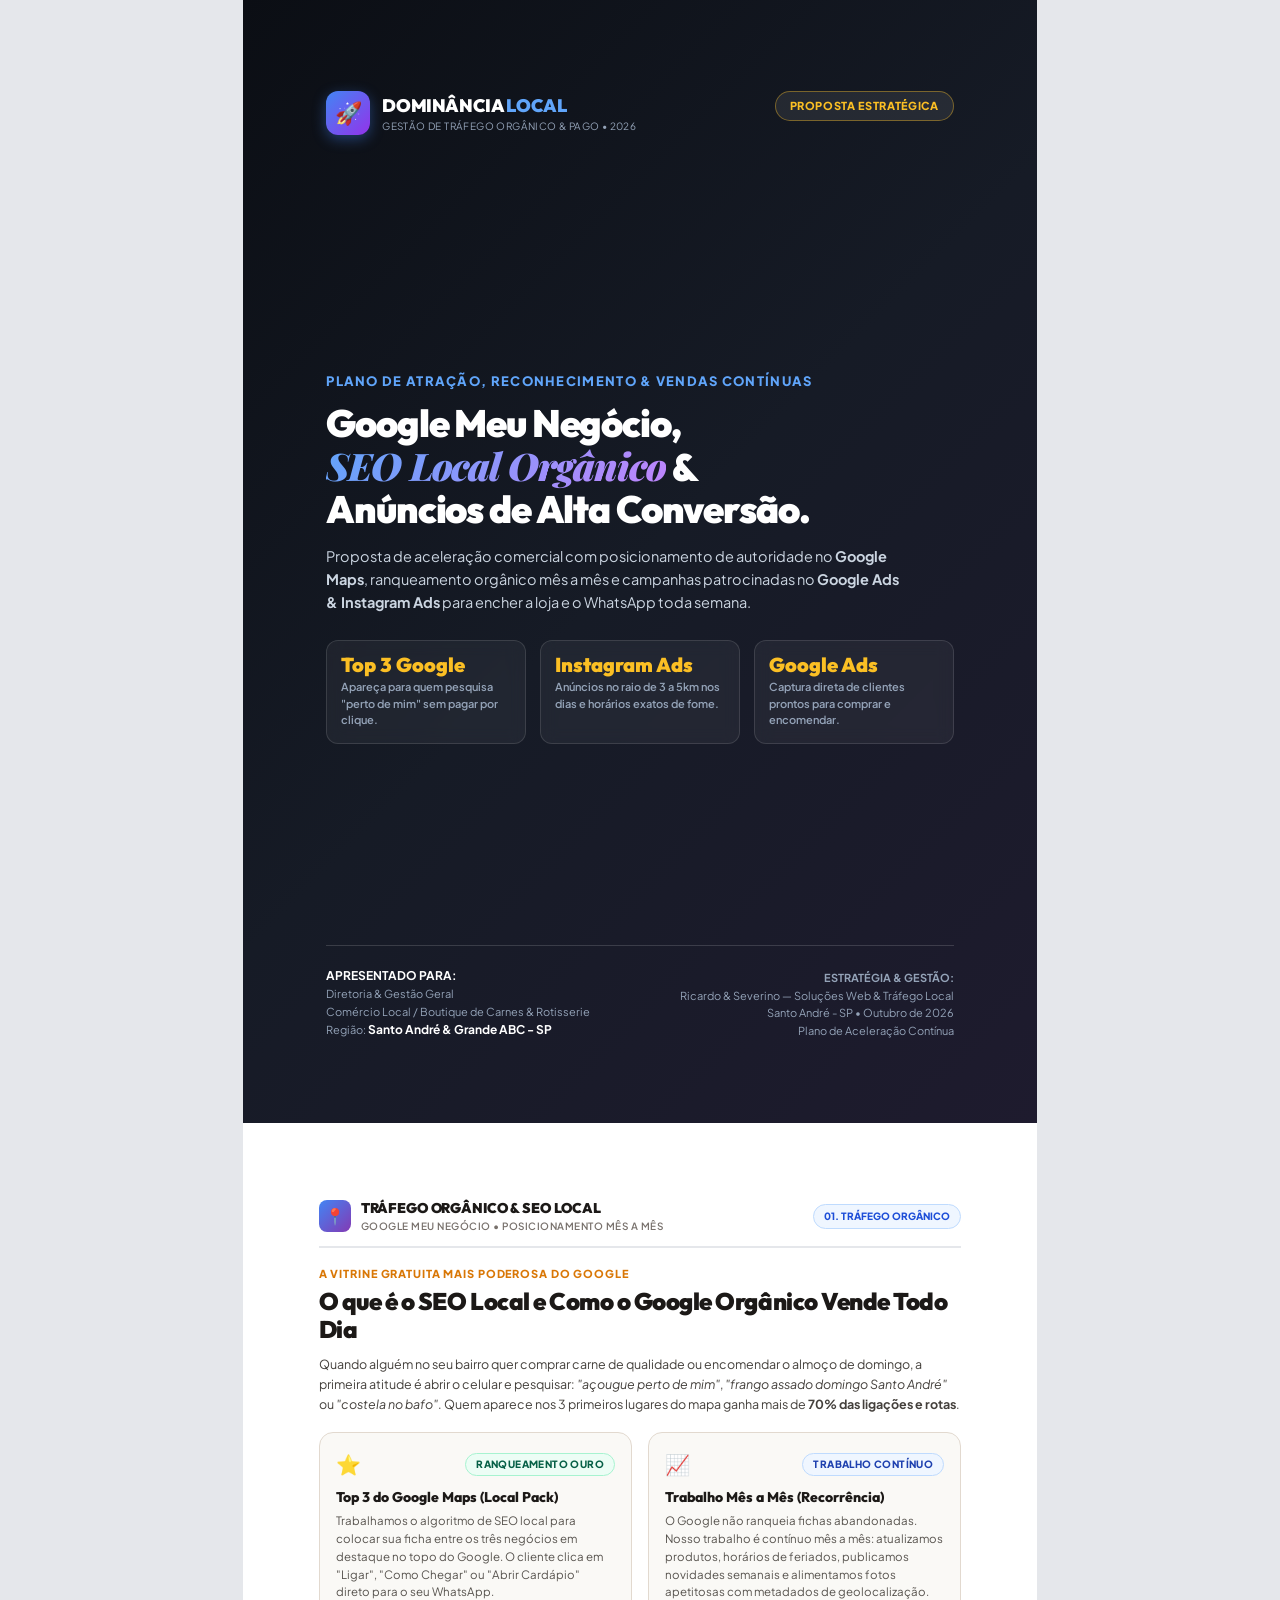
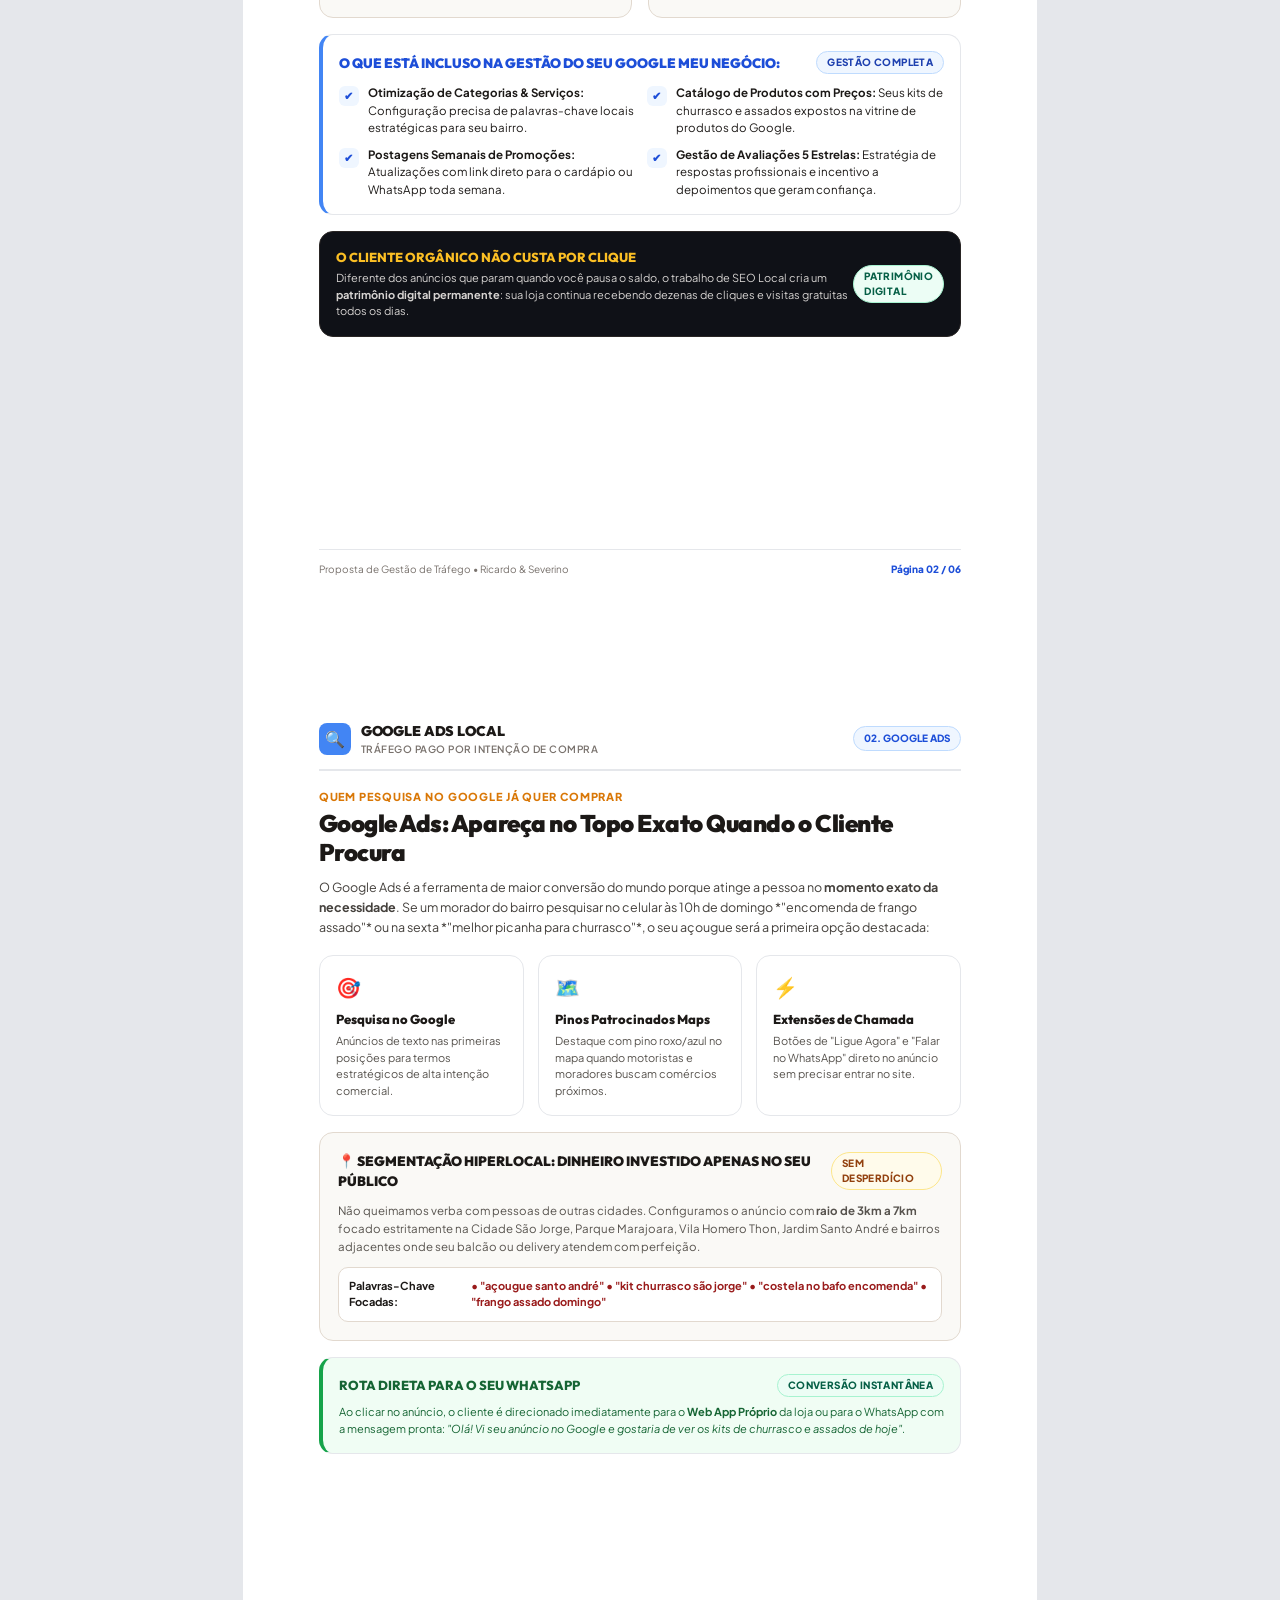
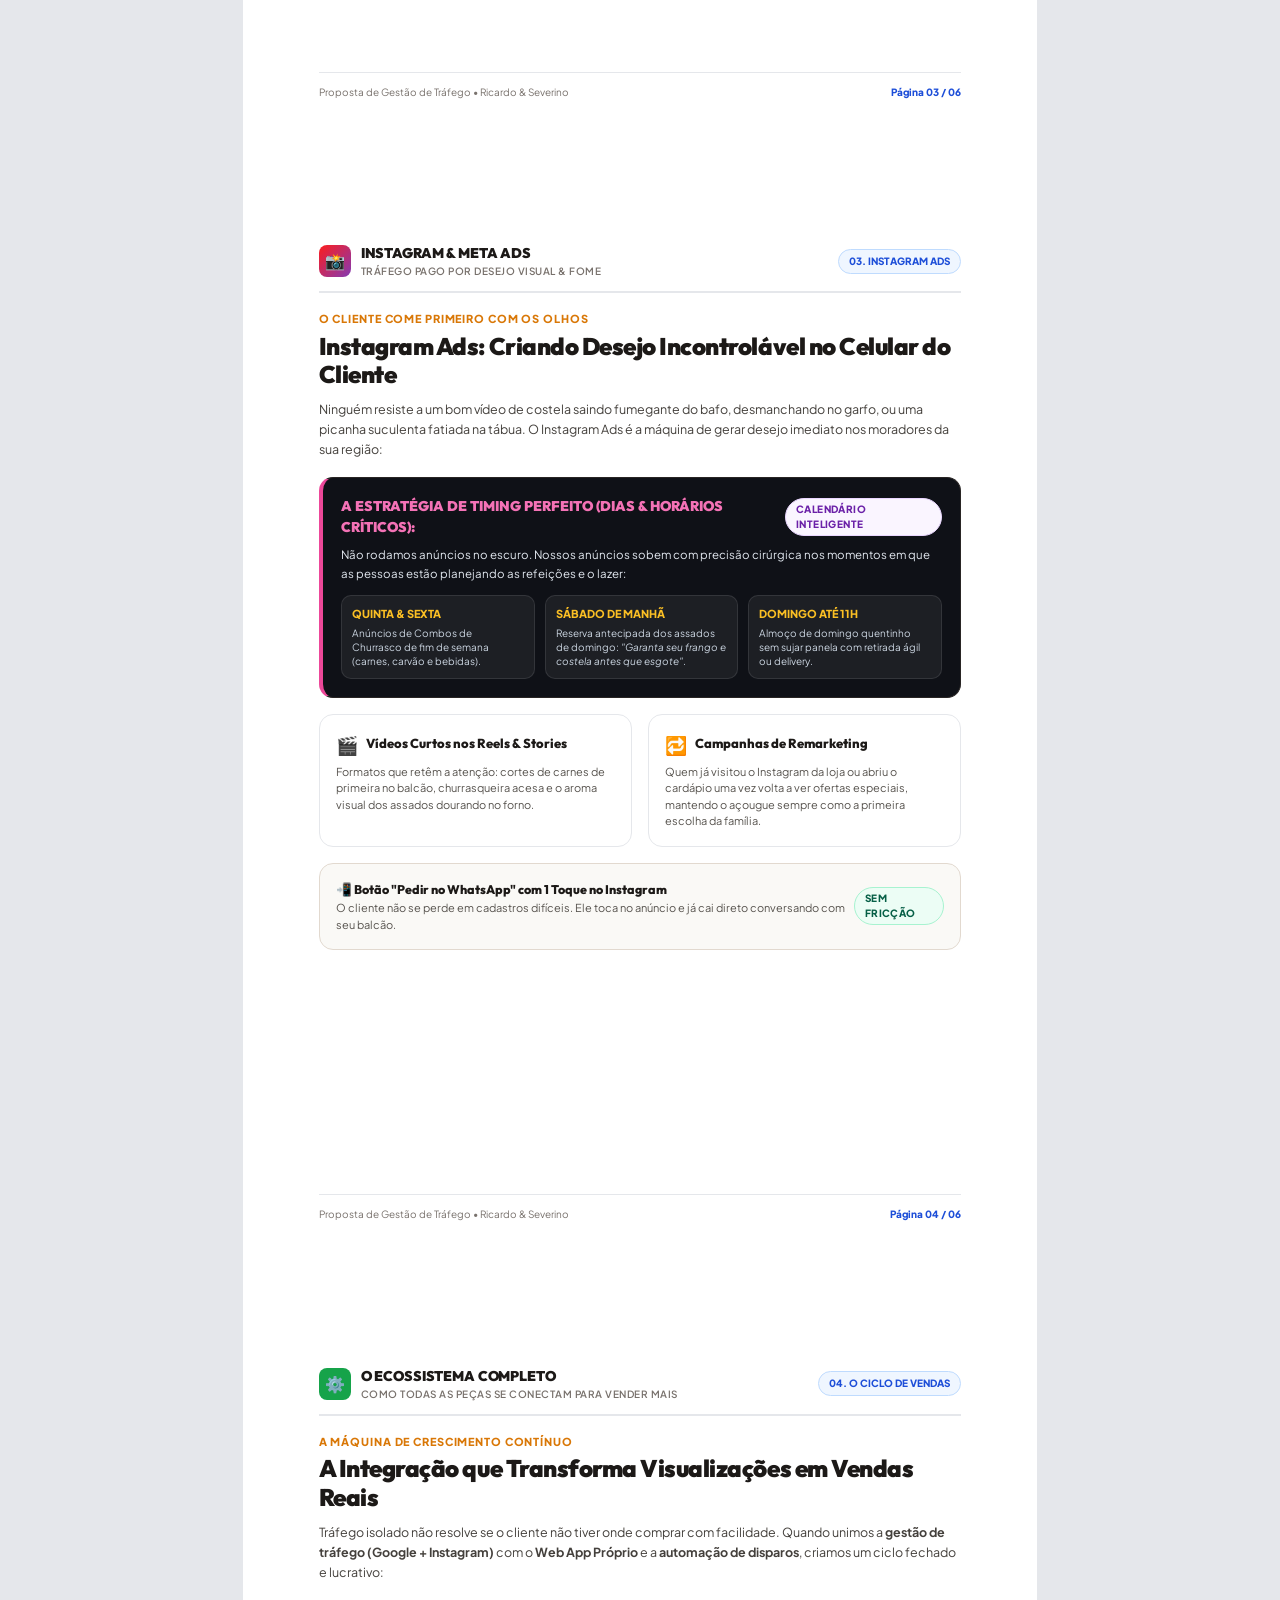
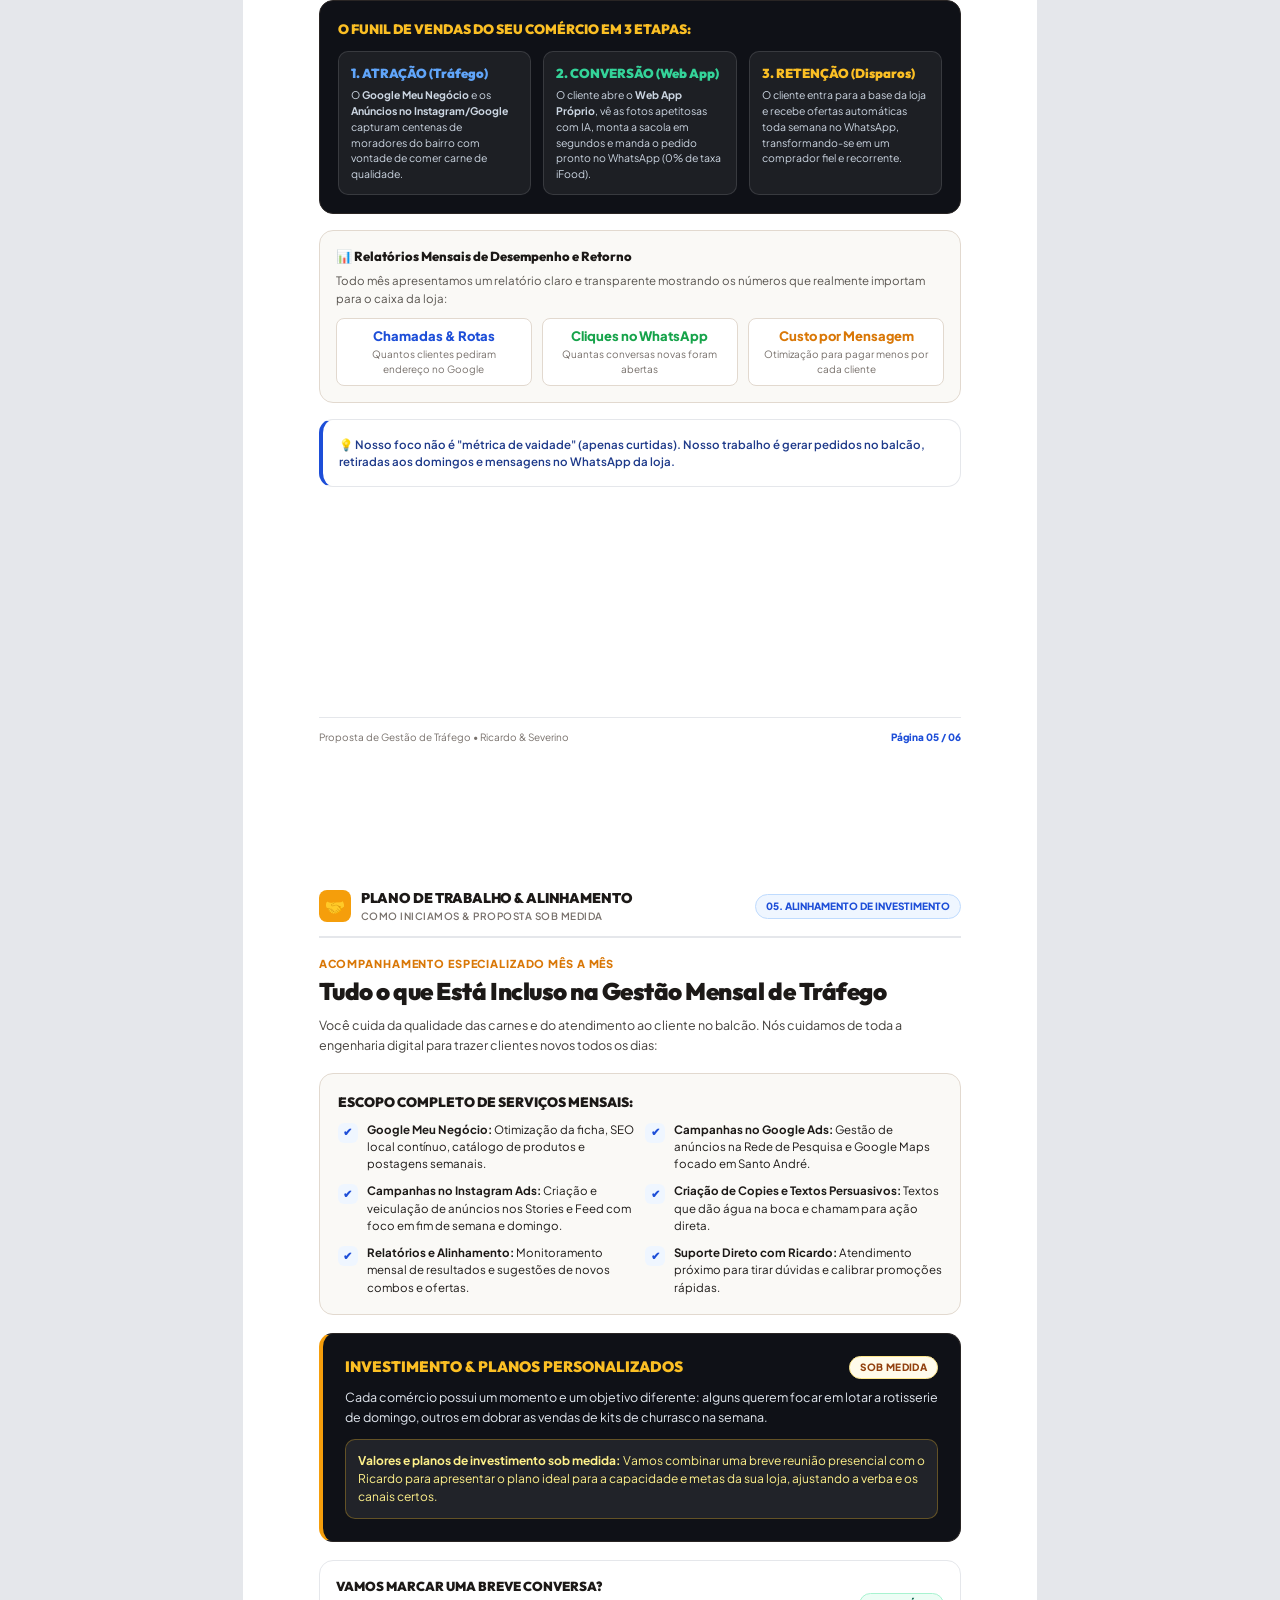
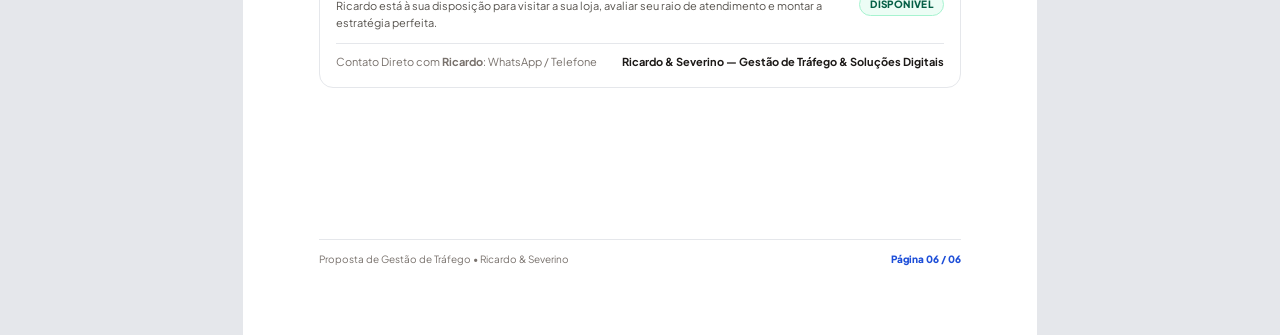
<file: proposta_trafego.html>
<!DOCTYPE html>
<html lang="pt-BR">
<head>
  <meta charset="UTF-8">
  <title>Proposta de Gestão de Tráfego Orgânico & Pago | Ricardo & Severino</title>
  
  <!-- Tipografia de Alto Padrão -->
  <link rel="preconnect" href="https://fonts.googleapis.com">
  <link rel="preconnect" href="https://fonts.gstatic.com" crossorigin>
  <link href="https://fonts.googleapis.com/css2?family=Outfit:wght@500;600;700;800;900&family=Playfair+Display:ital,wght@0,600;0,700;1,600;1,700&family=Plus+Jakarta+Sans:wght@400;500;600;700;800&display=swap" rel="stylesheet">

  <style>
    /* Configuração A4 Rigorosa */
    @page {
      size: A4 portrait;
      margin: 0;
    }

    * {
      box-sizing: border-box;
      margin: 0;
      padding: 0;
      -webkit-print-color-adjust: exact !important;
      print-color-adjust: exact !important;
    }

    body {
      font-family: 'Plus Jakarta Sans', sans-serif;
      background: #E5E7EB;
      color: #1C1917;
      line-height: 1.5;
      font-size: 13px;
    }

    .page {
      width: 210mm;
      height: 297mm;
      max-height: 297mm;
      margin: 0 auto;
      background: #FFFFFF;
      position: relative;
      padding: 20mm 20mm 18mm 20mm;
      page-break-after: always;
      display: flex;
      flex-direction: column;
      justify-content: space-between;
      overflow: hidden;
    }

    /* Cores de Marca & Tráfego */
    :root {
      --obsidian: #0F1117;
      --charcoal: #1C1917;
      --primary-blue: #1D4ED8;
      --google-blue: #4285F4;
      --google-green: #34A853;
      --google-yellow: #FBBC05;
      --google-red: #EA4335;
      --meta-purple: #833AB4;
      --meta-pink: #FD1D1D;
      --meta-orange: #FCB045;
      --amber: #D97706;
      --gold: #F59E0B;
      --burgundy: #991B1B;
      --emerald: #16A34A;
      --slate-bg: #F8FAFC;
      --warm-bg: #FAF9F6;
      --border: #E5E7EB;
    }

    /* Topbar da Página */
    .page-header {
      display: flex;
      justify-content: space-between;
      align-items: center;
      padding-bottom: 12px;
      border-bottom: 2px solid var(--border);
      margin-bottom: 18px;
    }
    .header-logo-group {
      display: flex;
      align-items: center;
      gap: 10px;
    }
    .header-badge {
      width: 32px;
      height: 32px;
      background: linear-gradient(135deg, var(--google-blue), var(--meta-purple));
      border-radius: 8px;
      display: flex;
      align-items: center;
      justify-content: center;
      color: #fff;
      font-size: 16px;
    }
    .header-title {
      font-family: 'Outfit', sans-serif;
      font-weight: 900;
      font-size: 14px;
      color: var(--charcoal);
      letter-spacing: -0.01em;
    }
    .header-subtitle {
      font-size: 10px;
      color: #78716C;
      font-weight: 600;
      text-transform: uppercase;
      letter-spacing: 0.05em;
    }
    .header-tag {
      font-size: 10px;
      font-weight: 800;
      text-transform: uppercase;
      color: var(--primary-blue);
      background: #EFF6FF;
      padding: 4px 10px;
      border-radius: 999px;
      border: 1px solid #BFDBFE;
    }

    /* Rodapé da Página */
    .page-footer {
      display: flex;
      justify-content: space-between;
      align-items: center;
      padding-top: 12px;
      border-top: 1px solid var(--border);
      font-size: 10px;
      color: #78716C;
      margin-top: auto;
    }
    .footer-highlight {
      font-weight: 800;
      color: var(--primary-blue);
    }

    /* Conteúdo Principal */
    .page-content {
      flex-grow: 1;
      display: flex;
      flex-direction: column;
    }

    /* Títulos de Seção */
    .section-eyebrow {
      font-size: 11px;
      font-weight: 800;
      text-transform: uppercase;
      letter-spacing: 0.08em;
      color: var(--amber);
      margin-bottom: 4px;
    }
    .section-main-title {
      font-family: 'Outfit', sans-serif;
      font-size: 24px;
      font-weight: 900;
      color: var(--charcoal);
      line-height: 1.2;
      margin-bottom: 10px;
      letter-spacing: -0.02em;
    }
    .section-desc {
      font-size: 12.5px;
      color: #44403C;
      line-height: 1.6;
      margin-bottom: 18px;
    }

    /* Cards e Grades */
    .grid-2 {
      display: grid;
      grid-template-columns: 1fr 1fr;
      gap: 16px;
    }
    .grid-3 {
      display: grid;
      grid-template-columns: repeat(3, 1fr);
      gap: 14px;
    }

    .card {
      background: #FFFFFF;
      border: 1px solid var(--border);
      border-radius: 14px;
      padding: 16px;
      position: relative;
    }
    .card-highlight {
      background: var(--warm-bg);
      border-color: #E2D9CF;
    }
    .card-dark {
      background: var(--obsidian);
      color: #FFFFFF;
      border-color: #292524;
    }

    .badge-pill {
      display: inline-flex;
      align-items: center;
      gap: 6px;
      padding: 3px 10px;
      border-radius: 999px;
      font-size: 10px;
      font-weight: 800;
      text-transform: uppercase;
      letter-spacing: 0.04em;
    }
    .badge-blue {
      background: #EFF6FF;
      color: #1E40AF;
      border: 1px solid #BFDBFE;
    }
    .badge-purple {
      background: #FAF5FF;
      color: #6B21A8;
      border: 1px solid #E9D5FF;
    }
    .badge-emerald {
      background: #ECFDF5;
      color: #065F46;
      border: 1px solid #A7F3D0;
    }
    .badge-amber {
      background: #FFFBEB;
      color: #92400E;
      border: 1px solid #FDE68A;
    }

    /* Listas com ícones */
    .feature-list {
      display: flex;
      flex-direction: column;
      gap: 9px;
      margin-top: 8px;
    }
    .feature-item {
      display: flex;
      align-items: flex-start;
      gap: 9px;
      font-size: 11.5px;
      line-height: 1.5;
    }
    .feature-icon {
      width: 20px;
      height: 20px;
      border-radius: 6px;
      background: #EFF6FF;
      color: var(--primary-blue);
      display: flex;
      align-items: center;
      justify-content: center;
      font-size: 11px;
      flex-shrink: 0;
      margin-top: 2px;
      font-weight: 800;
    }

    /* =========================================================================
       CAPA ESPECÍFICA (PÁGINA 1)
       ========================================================================= */
    .page-cover {
      background: linear-gradient(135deg, #0B0E14 0%, #161B26 50%, #1E1B2E 100%);
      color: #FFFFFF;
      padding: 24mm 22mm 22mm 22mm;
      justify-content: space-between;
    }
    .cover-top {
      display: flex;
      justify-content: space-between;
      align-items: flex-start;
    }
    .cover-badge-consultoria {
      background: rgba(255, 255, 255, 0.08);
      border: 1px solid rgba(251, 191, 36, 0.4);
      padding: 6px 14px;
      border-radius: 999px;
      font-size: 11px;
      font-weight: 800;
      color: #FBBF24;
      text-transform: uppercase;
      letter-spacing: 0.06em;
    }
    .cover-main {
      margin-top: 36px;
    }
    .cover-tagline {
      color: #60A5FA;
      font-size: 13px;
      font-weight: 800;
      text-transform: uppercase;
      letter-spacing: 0.1em;
      margin-bottom: 12px;
      display: block;
    }
    .cover-title {
      font-family: 'Outfit', sans-serif;
      font-size: 38px;
      font-weight: 900;
      line-height: 1.1;
      letter-spacing: -0.03em;
      color: #FFFFFF;
      margin-bottom: 14px;
    }
    .cover-title span {
      background: linear-gradient(135deg, #60A5FA, #C084FC);
      -webkit-background-clip: text;
      -webkit-text-fill-color: transparent;
      font-family: 'Playfair Display', serif;
      font-style: italic;
    }
    .cover-desc {
      font-size: 14.5px;
      color: #CBD5E1;
      line-height: 1.6;
      max-width: 580px;
      margin-bottom: 26px;
    }
    .cover-highlights {
      display: grid;
      grid-template-columns: repeat(3, 1fr);
      gap: 14px;
      margin-top: 20px;
    }
    .cover-box {
      background: rgba(255, 255, 255, 0.05);
      border: 1px solid rgba(255, 255, 255, 0.12);
      border-radius: 12px;
      padding: 14px;
      backdrop-filter: blur(8px);
    }
    .cover-box-number {
      font-family: 'Outfit', sans-serif;
      font-size: 20px;
      font-weight: 900;
      color: #FBBF24;
      line-height: 1;
      margin-bottom: 4px;
    }
    .cover-box-label {
      font-size: 11px;
      color: #94A3B8;
      font-weight: 600;
    }
    .cover-footer {
      display: flex;
      justify-content: space-between;
      align-items: flex-end;
      padding-top: 20px;
      border-top: 1px solid rgba(255, 255, 255, 0.15);
    }
    .client-data-box {
      font-size: 11px;
      color: #94A3B8;
      line-height: 1.6;
    }
    .client-data-box strong {
      color: #FFFFFF;
      font-size: 12px;
    }
  </style>
</head>
<body>

  <!-- =========================================================================
       PÁGINA 1: CAPA EXECUTIVA
       ========================================================================= -->
  <div class="page page-cover">
    <div class="cover-top">
      <div style="display:flex; align-items:center; gap:12px;">
        <div style="width:44px; height:44px; background:linear-gradient(135deg, #4285F4, #9333EA); border-radius:12px; display:flex; align-items:center; justify-content:center; font-size:22px; box-shadow:0 4px 14px rgba(66,133,244,0.4);">
          🚀
        </div>
        <div>
          <div style="font-family:'Outfit', sans-serif; font-size:18px; font-weight:900; letter-spacing:-0.02em;">DOMINÂNCIA <span style="color:#60A5FA;">LOCAL</span></div>
          <div style="font-size:10px; color:#94A3B8; letter-spacing:0.04em;">GESTÃO DE TRÁFEGO ORGÂNICO & PAGO • 2026</div>
        </div>
      </div>
      <div class="cover-badge-consultoria">
        PROPOSTA ESTRATÉGICA
      </div>
    </div>

    <div class="cover-main">
      <span class="cover-tagline">PLANO DE ATRAÇÃO, RECONHECIMENTO & VENDAS CONTÍNUAS</span>
      <h1 class="cover-title">
        Google Meu Negócio, <br>
        <span>SEO Local Orgânico</span> & <br>
        Anúncios de Alta Conversão.
      </h1>
      <p class="cover-desc">
        Proposta de aceleração comercial com posicionamento de autoridade no <strong>Google Maps</strong>, ranqueamento orgânico mês a mês e campanhas patrocinadas no <strong>Google Ads & Instagram Ads</strong> para encher a loja e o WhatsApp toda semana.
      </p>

      <div class="cover-highlights">
        <div class="cover-box">
          <div class="cover-box-number">Top 3 Google</div>
          <div class="cover-box-label">Apareça para quem pesquisa "perto de mim" sem pagar por clique.</div>
        </div>
        <div class="cover-box">
          <div class="cover-box-number">Instagram Ads</div>
          <div class="cover-box-label">Anúncios no raio de 3 a 5km nos dias e horários exatos de fome.</div>
        </div>
        <div class="cover-box">
          <div class="cover-box-number">Google Ads</div>
          <div class="cover-box-label">Captura direta de clientes prontos para comprar e encomendar.</div>
        </div>
      </div>
    </div>

    <div class="cover-footer">
      <div class="client-data-box">
        <strong>APRESENTADO PARA:</strong><br>
        Diretoria & Gestão Geral<br>
        Comércio Local / Boutique de Carnes & Rotisserie<br>
        Região: <strong>Santo André & Grande ABC - SP</strong>
      </div>
      <div style="text-align:right; font-size:11px; color:#94A3B8; line-height:1.6;">
        <strong>ESTRATÉGIA & GESTÃO:</strong><br>
        Ricardo & Severino — Soluções Web & Tráfego Local<br>
        Santo André - SP • Outubro de 2026<br>
        Plano de Aceleração Contínua
      </div>
    </div>
  </div>

  <!-- =========================================================================
       PÁGINA 2: O PODER DO ORGÂNICO & SEO LOCAL NO GOOGLE MEU NEGÓCIO
       ========================================================================= -->
  <div class="page">
    <div class="page-header">
      <div class="header-logo-group">
        <div class="header-badge">📍</div>
        <div>
          <div class="header-title">TRÁFEGO ORGÂNICO & SEO LOCAL</div>
          <div class="header-subtitle">Google Meu Negócio • Posicionamento Mês a Mês</div>
        </div>
      </div>
      <span class="header-tag">01. Tráfego Orgânico</span>
    </div>

    <div class="page-content">
      <div class="section-eyebrow">A VITRINE GRATUITA MAIS PODEROSA DO GOOGLE</div>
      <h2 class="section-main-title">O que é o SEO Local e Como o Google Orgânico Vende Todo Dia</h2>
      <p class="section-desc">
        Quando alguém no seu bairro quer comprar carne de qualidade ou encomendar o almoço de domingo, a primeira atitude é abrir o celular e pesquisar: <em>"açougue perto de mim"</em>, <em>"frango assado domingo Santo André"</em> ou <em>"costela no bafo"</em>. Quem aparece nos 3 primeiros lugares do mapa ganha mais de <strong>70% das ligações e rotas</strong>.
      </p>

      <div class="grid-2" style="margin-bottom:16px;">
        <div class="card card-highlight">
          <div style="display:flex; justify-content:space-between; align-items:center; margin-bottom:8px;">
            <span style="font-size:20px;">⭐</span>
            <span class="badge-pill badge-emerald">RANQUEAMENTO OURO</span>
          </div>
          <h3 style="font-family:'Outfit', sans-serif; font-size:14px; font-weight:800; color:var(--charcoal); margin-bottom:4px;">
            Top 3 do Google Maps (Local Pack)
          </h3>
          <p style="font-size:11.5px; color:#57534E; line-height:1.55;">
            Trabalhamos o algoritmo de SEO local para colocar sua ficha entre os três negócios em destaque no topo do Google. O cliente clica em "Ligar", "Como Chegar" ou "Abrir Cardápio" direto para o seu WhatsApp.
          </p>
        </div>

        <div class="card card-highlight">
          <div style="display:flex; justify-content:space-between; align-items:center; margin-bottom:8px;">
            <span style="font-size:20px;">📈</span>
            <span class="badge-pill badge-blue">TRABALHO CONTÍNUO</span>
          </div>
          <h3 style="font-family:'Outfit', sans-serif; font-size:14px; font-weight:800; color:var(--charcoal); margin-bottom:4px;">
            Trabalho Mês a Mês (Recorrência)
          </h3>
          <p style="font-size:11.5px; color:#57534E; line-height:1.55;">
            O Google não ranqueia fichas abandonadas. Nosso trabalho é contínuo mês a mês: atualizamos produtos, horários de feriados, publicamos novidades semanais e alimentamos fotos apetitosas com metadados de geolocalização.
          </p>
        </div>
      </div>

      <!-- O que fazemos na Ficha do Google -->
      <div class="card" style="border-left:4px solid var(--google-blue); margin-bottom:16px;">
        <div style="display:flex; justify-content:space-between; align-items:center; margin-bottom:10px;">
          <h4 style="font-family:'Outfit', sans-serif; font-size:13.5px; font-weight:900; color:var(--primary-blue);">
            O QUE ESTÁ INCLUSO NA GESTÃO DO SEU GOOGLE MEU NEGÓCIO:
          </h4>
          <span class="badge-pill badge-blue">GESTÃO COMPLETA</span>
        </div>

        <div class="grid-2" style="gap:10px;">
          <div class="feature-item">
            <span class="feature-icon">✔</span>
            <div>
              <strong>Otimização de Categorias & Serviços:</strong> Configuração precisa de palavras-chave locais estratégicas para seu bairro.
            </div>
          </div>
          <div class="feature-item">
            <span class="feature-icon">✔</span>
            <div>
              <strong>Catálogo de Produtos com Preços:</strong> Seus kits de churrasco e assados expostos na vitrine de produtos do Google.
            </div>
          </div>
          <div class="feature-item">
            <span class="feature-icon">✔</span>
            <div>
              <strong>Postagens Semanais de Promoções:</strong> Atualizações com link direto para o cardápio ou WhatsApp toda semana.
            </div>
          </div>
          <div class="feature-item">
            <span class="feature-icon">✔</span>
            <div>
              <strong>Gestão de Avaliações 5 Estrelas:</strong> Estratégia de respostas profissionais e incentivo a depoimentos que geram confiança.
            </div>
          </div>
        </div>
      </div>

      <!-- Por que o Orgânico é tão valioso -->
      <div class="card card-dark" style="padding:16px;">
        <div style="display:flex; justify-content:space-between; align-items:center;">
          <div>
            <div style="font-family:'Outfit', sans-serif; font-weight:800; font-size:13px; color:#FBBF24;">
              O CLIENTE ORGÂNICO NÃO CUSTA POR CLIQUE
            </div>
            <div style="font-size:11px; color:#D6D3D1; margin-top:3px;">
              Diferente dos anúncios que param quando você pausa o saldo, o trabalho de SEO Local cria um <strong>patrimônio digital permanente</strong>: sua loja continua recebendo dezenas de cliques e visitas gratuitas todos os dias.
            </div>
          </div>
          <span class="badge-pill badge-emerald">PATRIMÔNIO DIGITAL</span>
        </div>
      </div>
    </div>

    <div class="page-footer">
      <div>Proposta de Gestão de Tráfego • Ricardo & Severino</div>
      <div class="footer-highlight">Página 02 / 06</div>
    </div>
  </div>

  <!-- =========================================================================
       PÁGINA 3: TRÁFEGO PAGO — GOOGLE ADS (INTENÇÃO IMEDIATA DE COMPRA)
       ========================================================================= -->
  <div class="page">
    <div class="page-header">
      <div class="header-logo-group">
        <div class="header-badge" style="background:var(--google-blue);">🔍</div>
        <div>
          <div class="header-title">GOOGLE ADS LOCAL</div>
          <div class="header-subtitle">Tráfego Pago por Intenção de Compra</div>
        </div>
      </div>
      <span class="header-tag">02. Google Ads</span>
    </div>

    <div class="page-content">
      <div class="section-eyebrow">QUEM PESQUISA NO GOOGLE JÁ QUER COMPRAR</div>
      <h2 class="section-main-title">Google Ads: Apareça no Topo Exato Quando o Cliente Procura</h2>
      <p class="section-desc">
        O Google Ads é a ferramenta de maior conversão do mundo porque atinge a pessoa no <strong>momento exato da necessidade</strong>. Se um morador do bairro pesquisar no celular às 10h de domingo *"encomenda de frango assado"* ou na sexta *"melhor picanha para churrasco"*, o seu açougue será a primeira opção destacada:
      </p>

      <div class="grid-3" style="margin-bottom:16px;">
        <div class="card">
          <div style="font-size:20px; margin-bottom:8px;">🎯</div>
          <h4 style="font-family:'Outfit', sans-serif; font-size:13px; font-weight:800; margin-bottom:4px;">Pesquisa no Google</h4>
          <p style="font-size:11px; color:#57534E; line-height:1.5;">Anúncios de texto nas primeiras posições para termos estratégicos de alta intenção comercial.</p>
        </div>

        <div class="card">
          <div style="font-size:20px; margin-bottom:8px;">🗺️</div>
          <h4 style="font-family:'Outfit', sans-serif; font-size:13px; font-weight:800; margin-bottom:4px;">Pinos Patrocinados Maps</h4>
          <p style="font-size:11px; color:#57534E; line-height:1.5;">Destaque com pino roxo/azul no mapa quando motoristas e moradores buscam comércios próximos.</p>
        </div>

        <div class="card">
          <div style="font-size:20px; margin-bottom:8px;">⚡</div>
          <h4 style="font-family:'Outfit', sans-serif; font-size:13px; font-weight:800; margin-bottom:4px;">Extensões de Chamada</h4>
          <p style="font-size:11px; color:#57534E; line-height:1.5;">Botões de "Ligue Agora" e "Falar no WhatsApp" direto no anúncio sem precisar entrar no site.</p>
        </div>
      </div>

      <!-- Estratégia de Segmentação Geográfica -->
      <div class="card card-highlight" style="margin-bottom:16px; padding:18px;">
        <div style="display:flex; justify-content:space-between; align-items:center; margin-bottom:10px;">
          <h4 style="font-family:'Outfit', sans-serif; font-size:13.5px; font-weight:900; color:var(--charcoal);">
            📍 SEGMENTAÇÃO HIPERLOCAL: DINHEIRO INVESTIDO APENAS NO SEU PÚBLICO
          </h4>
          <span class="badge-pill badge-amber">SEM DESPERDÍCIO</span>
        </div>
        <p style="font-size:11.5px; color:#57534E; line-height:1.6; margin-bottom:10px;">
          Não queimamos verba com pessoas de outras cidades. Configuramos o anúncio com <strong>raio de 3km a 7km</strong> focado estritamente na Cidade São Jorge, Parque Marajoara, Vila Homero Thon, Jardim Santo André e bairros adjacentes onde seu balcão ou delivery atendem com perfeição.
        </p>
        <div style="background:#FFFFFF; border:1px solid #E2D9CF; border-radius:10px; padding:10px; display:flex; gap:16px; font-size:11px;">
          <div><strong>Palavras-Chave Focadas:</strong></div>
          <div style="color:var(--burgundy); font-weight:700;">• "açougue santo andré" • "kit churrasco são jorge" • "costela no bafo encomenda" • "frango assado domingo"</div>
        </div>
      </div>

      <!-- Como o Clique Converte -->
      <div class="card" style="border-left:4px solid var(--emerald); background:#F0FDF4; padding:16px;">
        <div style="display:flex; justify-content:space-between; align-items:center; margin-bottom:6px;">
          <h4 style="font-family:'Outfit', sans-serif; font-size:13px; font-weight:800; color:#166534;">
            ROTA DIRETA PARA O SEU WHATSAPP
          </h4>
          <span class="badge-pill badge-emerald">CONVERSÃO INSTANTÂNEA</span>
        </div>
        <p style="font-size:11px; color:#166534; line-height:1.55;">
          Ao clicar no anúncio, o cliente é direcionado imediatamente para o <strong>Web App Próprio</strong> da loja ou para o WhatsApp com a mensagem pronta: <em>"Olá! Vi seu anúncio no Google e gostaria de ver os kits de churrasco e assados de hoje"</em>.
        </p>
      </div>
    </div>

    <div class="page-footer">
      <div>Proposta de Gestão de Tráfego • Ricardo & Severino</div>
      <div class="footer-highlight">Página 03 / 06</div>
    </div>
  </div>

  <!-- =========================================================================
       PÁGINA 4: TRÁFEGO PAGO — INSTAGRAM ADS (O GATILHO VISUAL DA FOME)
       ========================================================================= -->
  <div class="page">
    <div class="page-header">
      <div class="header-logo-group">
        <div class="header-badge" style="background:linear-gradient(135deg, #FD1D1D, #833AB4);">📸</div>
        <div>
          <div class="header-title">INSTAGRAM & META ADS</div>
          <div class="header-subtitle">Tráfego Pago por Desejo Visual & Fome</div>
        </div>
      </div>
      <span class="header-tag">03. Instagram Ads</span>
    </div>

    <div class="page-content">
      <div class="section-eyebrow">O CLIENTE COME PRIMEIRO COM OS OLHOS</div>
      <h2 class="section-main-title">Instagram Ads: Criando Desejo Incontrolável no Celular do Cliente</h2>
      <p class="section-desc">
        Ninguém resiste a um bom vídeo de costela saindo fumegante do bafo, desmanchando no garfo, ou uma picanha suculenta fatiada na tábua. O Instagram Ads é a máquina de gerar desejo imediato nos moradores da sua região:
      </p>

      <div class="card card-dark" style="margin-bottom:16px; padding:18px; border-left:4px solid #EC4899;">
        <div style="display:flex; justify-content:space-between; align-items:center; margin-bottom:8px;">
          <h4 style="font-family:'Outfit', sans-serif; font-size:14px; font-weight:900; color:#F472B6;">
            A ESTRATÉGIA DE TIMING PERFEITO (DIAS & HORÁRIOS CRÍTICOS):
          </h4>
          <span class="badge-pill badge-purple">CALENDÁRIO INTELIGENTE</span>
        </div>
        <p style="font-size:11.5px; color:#E2E8F0; line-height:1.6; margin-bottom:12px;">
          Não rodamos anúncios no escuro. Nossos anúncios sobem com precisão cirúrgica nos momentos em que as pessoas estão planejando as refeições e o lazer:
        </p>

        <div class="grid-3" style="gap:10px;">
          <div style="background:rgba(255,255,255,0.06); padding:10px; border-radius:10px; border:1px solid rgba(255,255,255,0.1);">
            <div style="color:#FBBF24; font-weight:800; font-size:11px; margin-bottom:3px;">QUINTA & SEXTA</div>
            <p style="font-size:10px; color:#CBD5E1; line-height:1.4;">Anúncios de Combos de Churrasco de fim de semana (carnes, carvão e bebidas).</p>
          </div>
          <div style="background:rgba(255,255,255,0.06); padding:10px; border-radius:10px; border:1px solid rgba(255,255,255,0.1);">
            <div style="color:#FBBF24; font-weight:800; font-size:11px; margin-bottom:3px;">SÁBADO DE MANHÃ</div>
            <p style="font-size:10px; color:#CBD5E1; line-height:1.4;">Reserva antecipada dos assados de domingo: <em>"Garanta seu frango e costela antes que esgote"</em>.</p>
          </div>
          <div style="background:rgba(255,255,255,0.06); padding:10px; border-radius:10px; border:1px solid rgba(255,255,255,0.1);">
            <div style="color:#FBBF24; font-weight:800; font-size:11px; margin-bottom:3px;">DOMINGO ATÉ 11H</div>
            <p style="font-size:10px; color:#CBD5E1; line-height:1.4;">Almoço de domingo quentinho sem sujar panela com retirada ágil ou delivery.</p>
          </div>
        </div>
      </div>

      <div class="grid-2" style="margin-bottom:16px;">
        <div class="card">
          <div style="display:flex; align-items:center; gap:8px; margin-bottom:6px;">
            <span style="font-size:18px;">🎬</span>
            <h4 style="font-family:'Outfit', sans-serif; font-size:13px; font-weight:800;">Vídeos Curtos nos Reels & Stories</h4>
          </div>
          <p style="font-size:11px; color:#57534E; line-height:1.5;">
            Formatos que retêm a atenção: cortes de carnes de primeira no balcão, churrasqueira acesa e o aroma visual dos assados dourando no forno.
          </p>
        </div>

        <div class="card">
          <div style="display:flex; align-items:center; gap:8px; margin-bottom:6px;">
            <span style="font-size:18px;">🔁</span>
            <h4 style="font-family:'Outfit', sans-serif; font-size:13px; font-weight:800;">Campanhas de Remarketing</h4>
          </div>
          <p style="font-size:11px; color:#57534E; line-height:1.5;">
            Quem já visitou o Instagram da loja ou abriu o cardápio uma vez volta a ver ofertas especiais, mantendo o açougue sempre como a primeira escolha da família.
          </p>
        </div>
      </div>

      <div class="card card-highlight">
        <div style="display:flex; align-items:center; justify-content:space-between;">
          <div>
            <h4 style="font-family:'Outfit', sans-serif; font-size:12.5px; font-weight:800; color:var(--charcoal);">
              📲 Botão "Pedir no WhatsApp" com 1 Toque no Instagram
            </h4>
            <p style="font-size:11px; color:#57534E; margin-top:2px;">
              O cliente não se perde em cadastros difíceis. Ele toca no anúncio e já cai direto conversando com seu balcão.
            </p>
          </div>
          <span class="badge-pill badge-emerald">SEM FRICÇÃO</span>
        </div>
      </div>
    </div>

    <div class="page-footer">
      <div>Proposta de Gestão de Tráfego • Ricardo & Severino</div>
      <div class="footer-highlight">Página 04 / 06</div>
    </div>
  </div>

  <!-- =========================================================================
       PÁGINA 5: O ECOSSISTEMA COMPLETO (ORGÂNICO + PAGO + WEB APP)
       ========================================================================= -->
  <div class="page">
    <div class="page-header">
      <div class="header-logo-group">
        <div class="header-badge" style="background:var(--emerald);">⚙️</div>
        <div>
          <div class="header-title">O ECOSSISTEMA COMPLETO</div>
          <div class="header-subtitle">Como Todas as Peças se Conectam para Vender Mais</div>
        </div>
      </div>
      <span class="header-tag">04. O Ciclo de Vendas</span>
    </div>

    <div class="page-content">
      <div class="section-eyebrow">A MÁQUINA DE CRESCIMENTO CONTÍNUO</div>
      <h2 class="section-main-title">A Integração que Transforma Visualizações em Vendas Reais</h2>
      <p class="section-desc">
        Tráfego isolado não resolve se o cliente não tiver onde comprar com facilidade. Quando unimos a <strong>gestão de tráfego (Google + Instagram)</strong> com o <strong>Web App Próprio</strong> e a <strong>automação de disparos</strong>, criamos um ciclo fechado e lucrativo:
      </p>

      <div class="card card-dark" style="padding:18px; margin-bottom:16px;">
        <h4 style="font-family:'Outfit', sans-serif; font-size:13.5px; font-weight:900; color:#FBBF24; margin-bottom:12px;">
          O FUNIL DE VENDAS DO SEU COMÉRCIO EM 3 ETAPAS:
        </h4>

        <div class="grid-3" style="gap:12px;">
          <div style="background:rgba(255,255,255,0.06); padding:12px; border-radius:10px; border:1px solid rgba(255,255,255,0.12);">
            <div style="font-family:'Outfit', sans-serif; font-weight:900; font-size:13px; color:#60A5FA; margin-bottom:4px;">1. ATRAÇÃO (Tráfego)</div>
            <p style="font-size:10.5px; color:#CBD5E1; line-height:1.5;">
              O <strong>Google Meu Negócio</strong> e os <strong>Anúncios no Instagram/Google</strong> capturam centenas de moradores do bairro com vontade de comer carne de qualidade.
            </p>
          </div>

          <div style="background:rgba(255,255,255,0.06); padding:12px; border-radius:10px; border:1px solid rgba(255,255,255,0.12);">
            <div style="font-family:'Outfit', sans-serif; font-weight:900; font-size:13px; color:#34D399; margin-bottom:4px;">2. CONVERSÃO (Web App)</div>
            <p style="font-size:10.5px; color:#CBD5E1; line-height:1.5;">
              O cliente abre o <strong>Web App Próprio</strong>, vê as fotos apetitosas com IA, monta a sacola em segundos e manda o pedido pronto no WhatsApp (0% de taxa iFood).
            </p>
          </div>

          <div style="background:rgba(255,255,255,0.06); padding:12px; border-radius:10px; border:1px solid rgba(255,255,255,0.12);">
            <div style="font-family:'Outfit', sans-serif; font-weight:900; font-size:13px; color:#FBBF24; margin-bottom:4px;">3. RETENÇÃO (Disparos)</div>
            <p style="font-size:10.5px; color:#CBD5E1; line-height:1.5;">
              O cliente entra para a base da loja e recebe ofertas automáticas toda semana no WhatsApp, transformando-se em um comprador fiel e recorrente.
            </p>
          </div>
        </div>
      </div>

      <!-- Relatórios e Acompanhamento Mensal -->
      <div class="card card-highlight" style="margin-bottom:16px;">
        <h4 style="font-family:'Outfit', sans-serif; font-size:13px; font-weight:800; color:var(--charcoal); margin-bottom:6px;">
          📊 Relatórios Mensais de Desempenho e Retorno
        </h4>
        <p style="font-size:11.5px; color:#57534E; line-height:1.55; margin-bottom:10px;">
          Todo mês apresentamos um relatório claro e transparente mostrando os números que realmente importam para o caixa da loja:
        </p>
        <div class="grid-3" style="gap:10px;">
          <div style="background:#FFFFFF; border:1px solid #E2D9CF; padding:8px 12px; border-radius:8px; text-align:center;">
            <div style="font-weight:900; font-size:13px; color:var(--primary-blue);">Chamadas & Rotas</div>
            <div style="font-size:10px; color:#78716C;">Quantos clientes pediram endereço no Google</div>
          </div>
          <div style="background:#FFFFFF; border:1px solid #E2D9CF; padding:8px 12px; border-radius:8px; text-align:center;">
            <div style="font-weight:900; font-size:13px; color:var(--emerald);">Cliques no WhatsApp</div>
            <div style="font-size:10px; color:#78716C;">Quantas conversas novas foram abertas</div>
          </div>
          <div style="background:#FFFFFF; border:1px solid #E2D9CF; padding:8px 12px; border-radius:8px; text-align:center;">
            <div style="font-weight:900; font-size:13px; color:var(--amber);">Custo por Mensagem</div>
            <div style="font-size:10px; color:#78716C;">Otimização para pagar menos por cada cliente</div>
          </div>
        </div>
      </div>

      <div class="card" style="border-left:4px solid var(--primary-blue);">
        <p style="font-size:11.5px; color:#1E3A8A; line-height:1.5; font-weight:600;">
          💡 Nosso foco não é "métrica de vaidade" (apenas curtidas). Nosso trabalho é gerar pedidos no balcão, retiradas aos domingos e mensagens no WhatsApp da loja.
        </p>
      </div>
    </div>

    <div class="page-footer">
      <div>Proposta de Gestão de Tráfego • Ricardo & Severino</div>
      <div class="footer-highlight">Página 05 / 06</div>
    </div>
  </div>

  <!-- =========================================================================
       PÁGINA 6: METODOLOGIA, VALORES PERSONALIZADOS & PRÓXIMOS PASSOS
       ========================================================================= -->
  <div class="page">
    <div class="page-header">
      <div class="header-logo-group">
        <div class="header-badge" style="background:var(--gold);">🤝</div>
        <div>
          <div class="header-title">PLANO DE TRABALHO & ALINHAMENTO</div>
          <div class="header-subtitle">Como Iniciamos & Proposta Sob Medida</div>
        </div>
      </div>
      <span class="header-tag">05. Alinhamento de Investimento</span>
    </div>

    <div class="page-content">
      <div class="section-eyebrow">ACOMPANHAMENTO ESPECIALIZADO MÊS A MÊS</div>
      <h2 class="section-main-title">Tudo o que Está Incluso na Gestão Mensal de Tráfego</h2>
      <p class="section-desc">
        Você cuida da qualidade das carnes e do atendimento ao cliente no balcão. Nós cuidamos de toda a engenharia digital para trazer clientes novos todos os dias:
      </p>

      <div class="card card-highlight" style="margin-bottom:18px; padding:18px;">
        <h4 style="font-family:'Outfit', sans-serif; font-size:13.5px; font-weight:900; color:var(--charcoal); margin-bottom:8px;">
          ESCOPO COMPLETO DE SERVIÇOS MENSAIS:
        </h4>
        <div class="grid-2" style="gap:10px;">
          <div class="feature-item">
            <span class="feature-icon">✔</span>
            <div><strong>Google Meu Negócio:</strong> Otimização da ficha, SEO local contínuo, catálogo de produtos e postagens semanais.</div>
          </div>
          <div class="feature-item">
            <span class="feature-icon">✔</span>
            <div><strong>Campanhas no Google Ads:</strong> Gestão de anúncios na Rede de Pesquisa e Google Maps focado em Santo André.</div>
          </div>
          <div class="feature-item">
            <span class="feature-icon">✔</span>
            <div><strong>Campanhas no Instagram Ads:</strong> Criação e veiculação de anúncios nos Stories e Feed com foco em fim de semana e domingo.</div>
          </div>
          <div class="feature-item">
            <span class="feature-icon">✔</span>
            <div><strong>Criação de Copies e Textos Persuasivos:</strong> Textos que dão água na boca e chamam para ação direta.</div>
          </div>
          <div class="feature-item">
            <span class="feature-icon">✔</span>
            <div><strong>Relatórios e Alinhamento:</strong> Monitoramento mensal de resultados e sugestões de novos combos e ofertas.</div>
          </div>
          <div class="feature-item">
            <span class="feature-icon">✔</span>
            <div><strong>Suporte Direto com Ricardo:</strong> Atendimento próximo para tirar dúvidas e calibrar promoções rápidas.</div>
          </div>
        </div>
      </div>

      <!-- Caixa de Investimento / Reunião sob Medida -->
      <div class="card card-dark" style="padding:22px; border-left:4px solid var(--gold); margin-bottom:18px;">
        <div style="display:flex; justify-content:space-between; align-items:center; margin-bottom:8px;">
          <h4 style="font-family:'Outfit', sans-serif; font-size:15px; font-weight:900; color:#FBBF24;">
            INVESTIMENTO & PLANOS PERSONALIZADOS
          </h4>
          <span class="badge-pill badge-amber">SOB MEDIDA</span>
        </div>
        <p style="font-size:12.5px; color:#E2E8F0; line-height:1.6; margin-bottom:12px;">
          Cada comércio possui um momento e um objetivo diferente: alguns querem focar em lotar a rotisserie de domingo, outros em dobrar as vendas de kits de churrasco na semana.
        </p>
        <div style="background:rgba(255,255,255,0.08); border:1px solid rgba(251,191,36,0.3); border-radius:10px; padding:12px; font-size:12px; color:#FEF08A; line-height:1.5;">
          <strong>Valores e planos de investimento sob medida:</strong> Vamos combinar uma breve reunião presencial com o Ricardo para apresentar o plano ideal para a capacidade e metas da sua loja, ajustando a verba e os canais certos.
        </div>
      </div>

      <!-- Convite Executivo para Reunião -->
      <div class="card" style="border:1px solid var(--border); padding:16px;">
        <div style="display:flex; justify-content:space-between; align-items:center;">
          <div>
            <h4 style="font-family:'Outfit', sans-serif; font-size:13px; font-weight:900; color:var(--charcoal);">
              VAMOS MARCAR UMA BREVE CONVERSA?
            </h4>
            <p style="font-size:11px; color:#57534E; margin-top:2px;">
              Ricardo está à sua disposição para visitar a sua loja, avaliar seu raio de atendimento e montar a estratégia perfeita.
            </p>
          </div>
          <span class="badge-pill badge-emerald">DISPONÍVEL</span>
        </div>
        <div style="margin-top:12px; display:flex; justify-content:space-between; align-items:center; border-top:1px solid var(--border); padding-top:10px; font-size:11px; color:#78716C;">
          <div>Contato Direto com <strong>Ricardo</strong>: WhatsApp / Telefone</div>
          <div style="color:var(--charcoal); font-weight:700;">Ricardo & Severino — Gestão de Tráfego & Soluções Digitais</div>
        </div>
      </div>
    </div>

    <div class="page-footer">
      <div>Proposta de Gestão de Tráfego • Ricardo & Severino</div>
      <div class="footer-highlight">Página 06 / 06</div>
    </div>
  </div>

</body>
</html>
</file>
